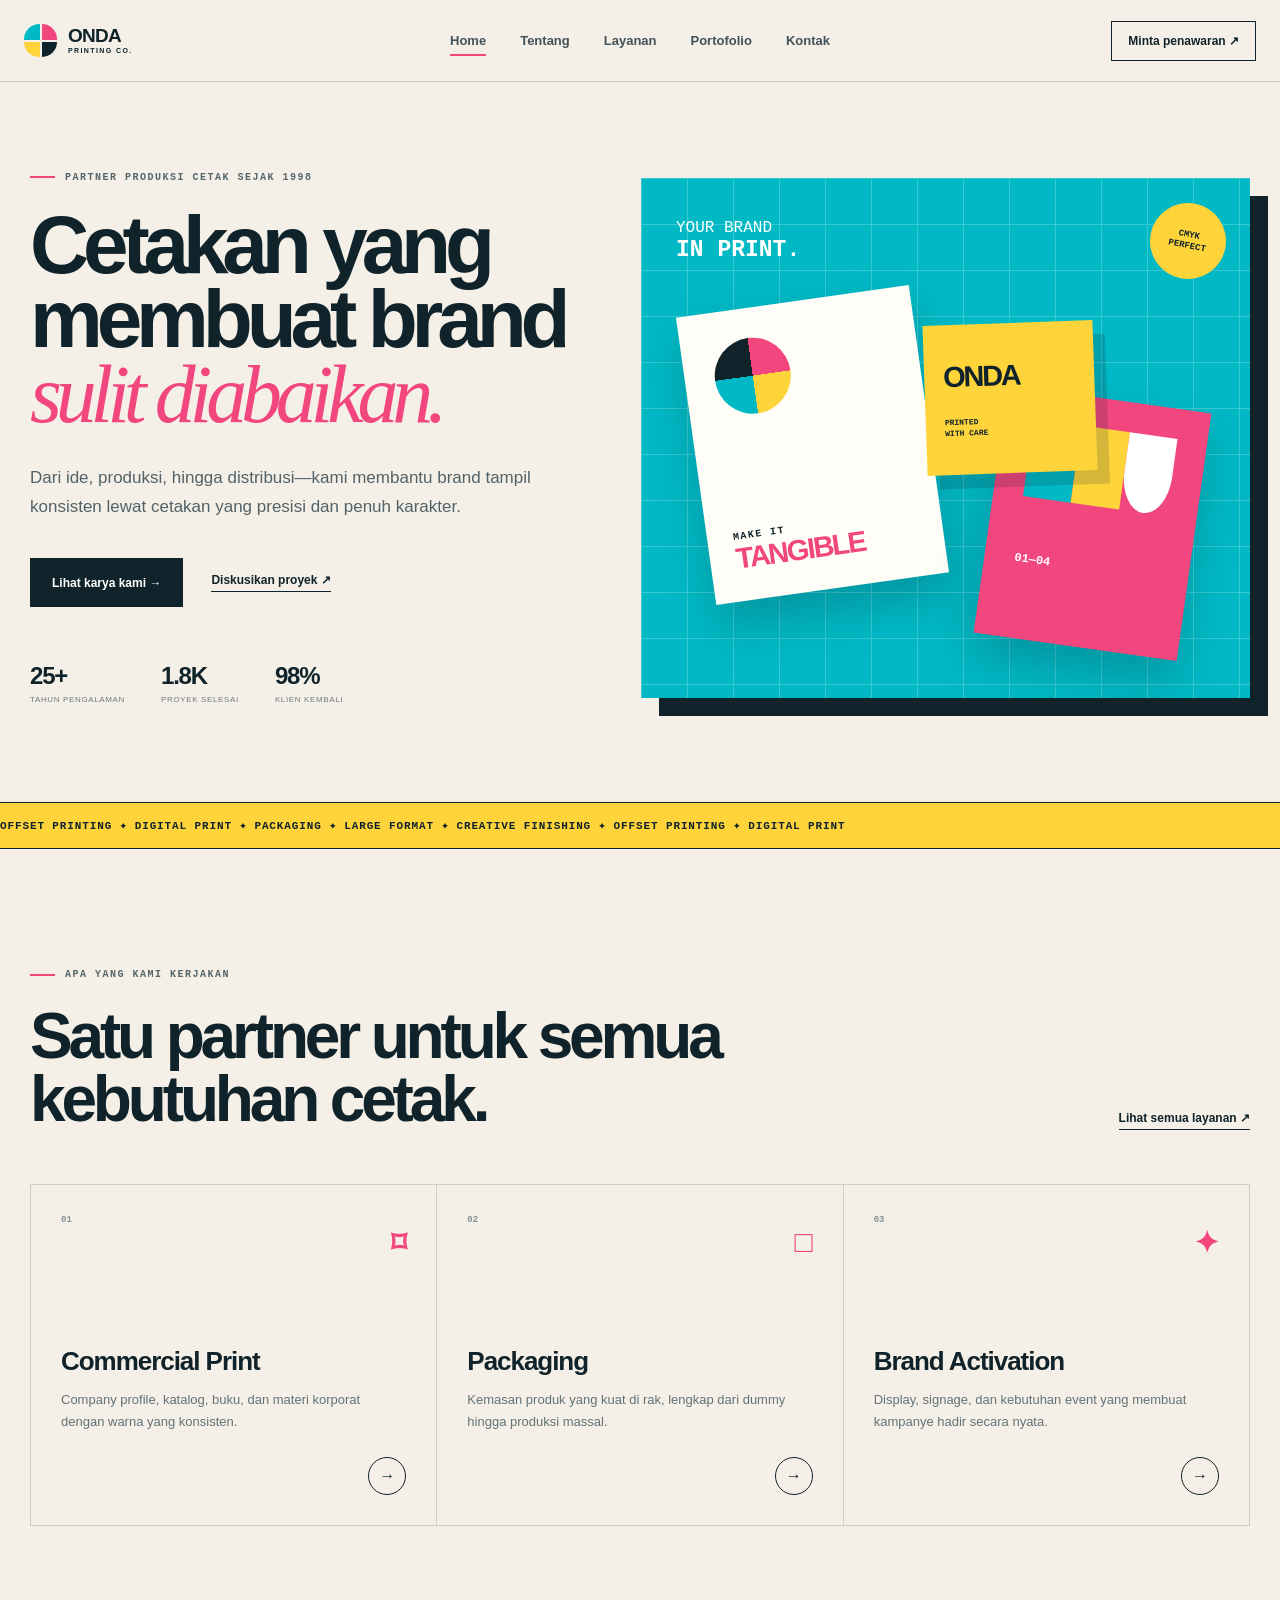
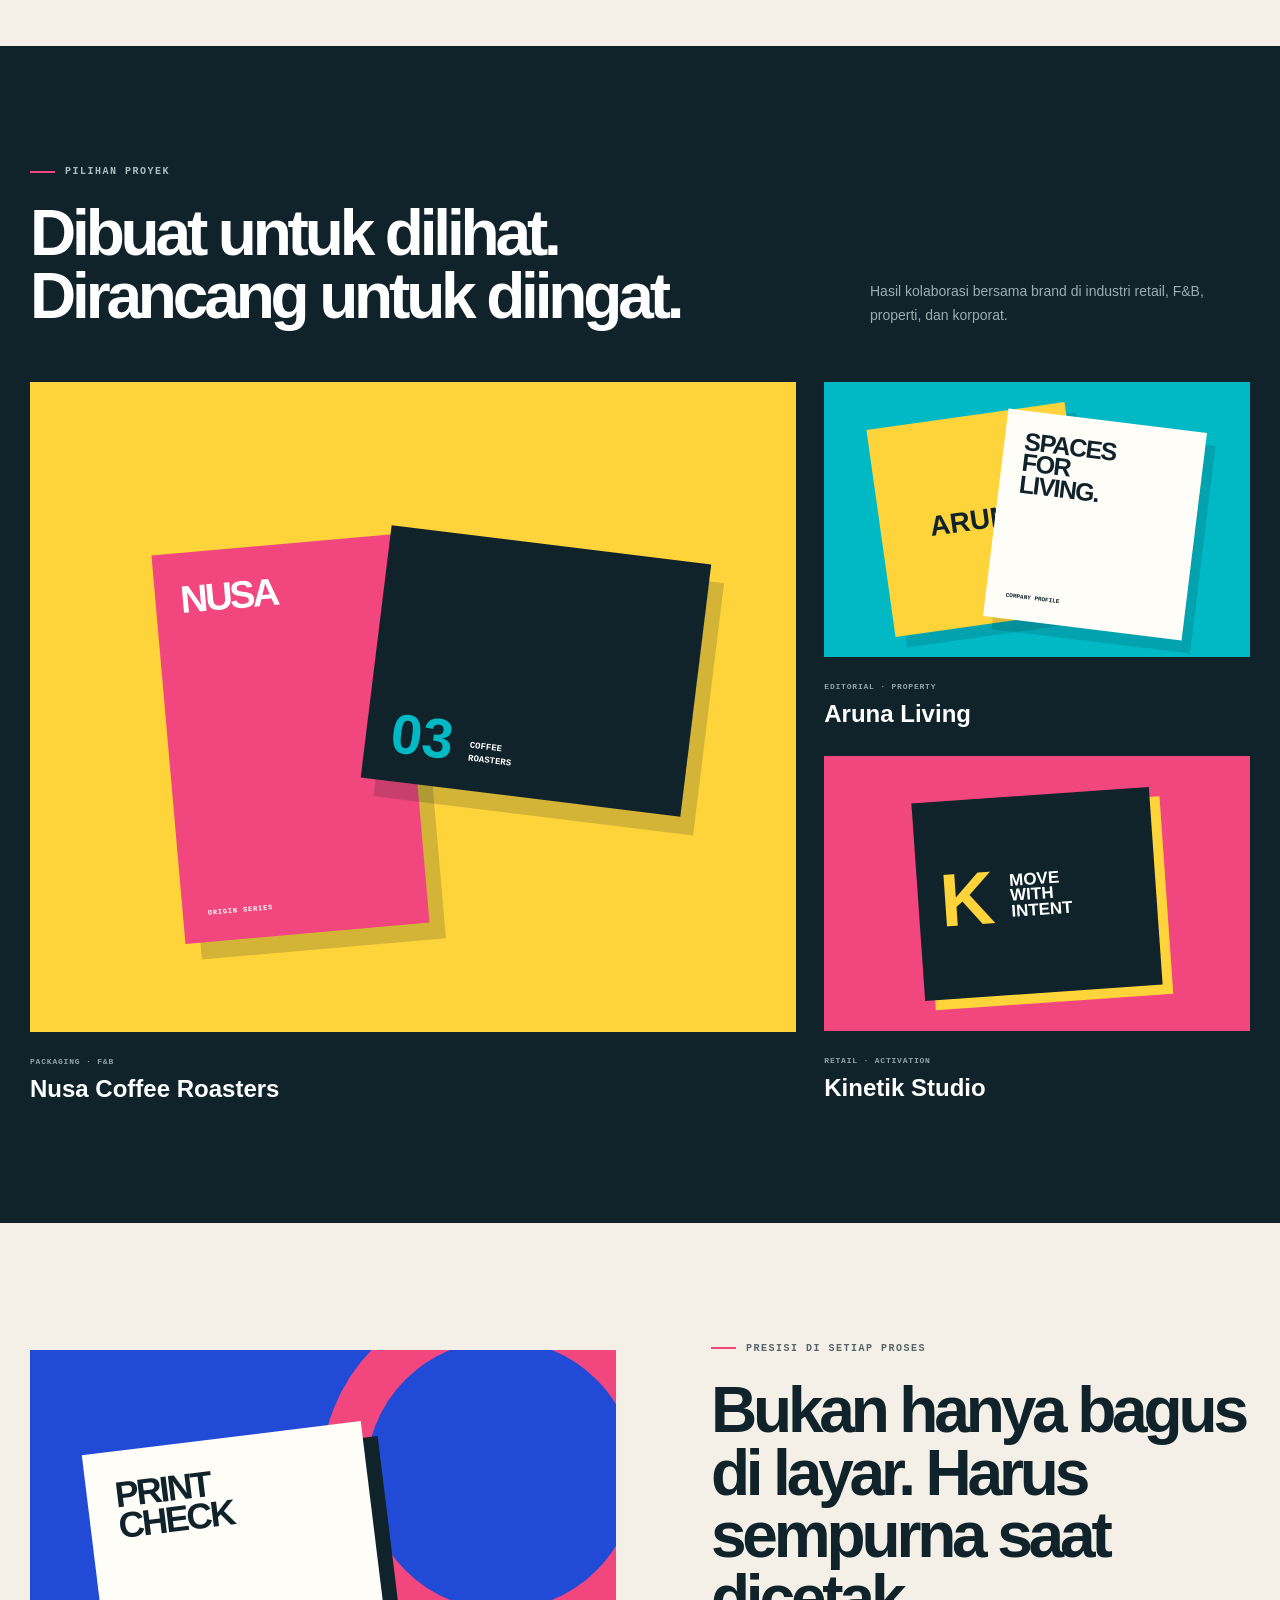
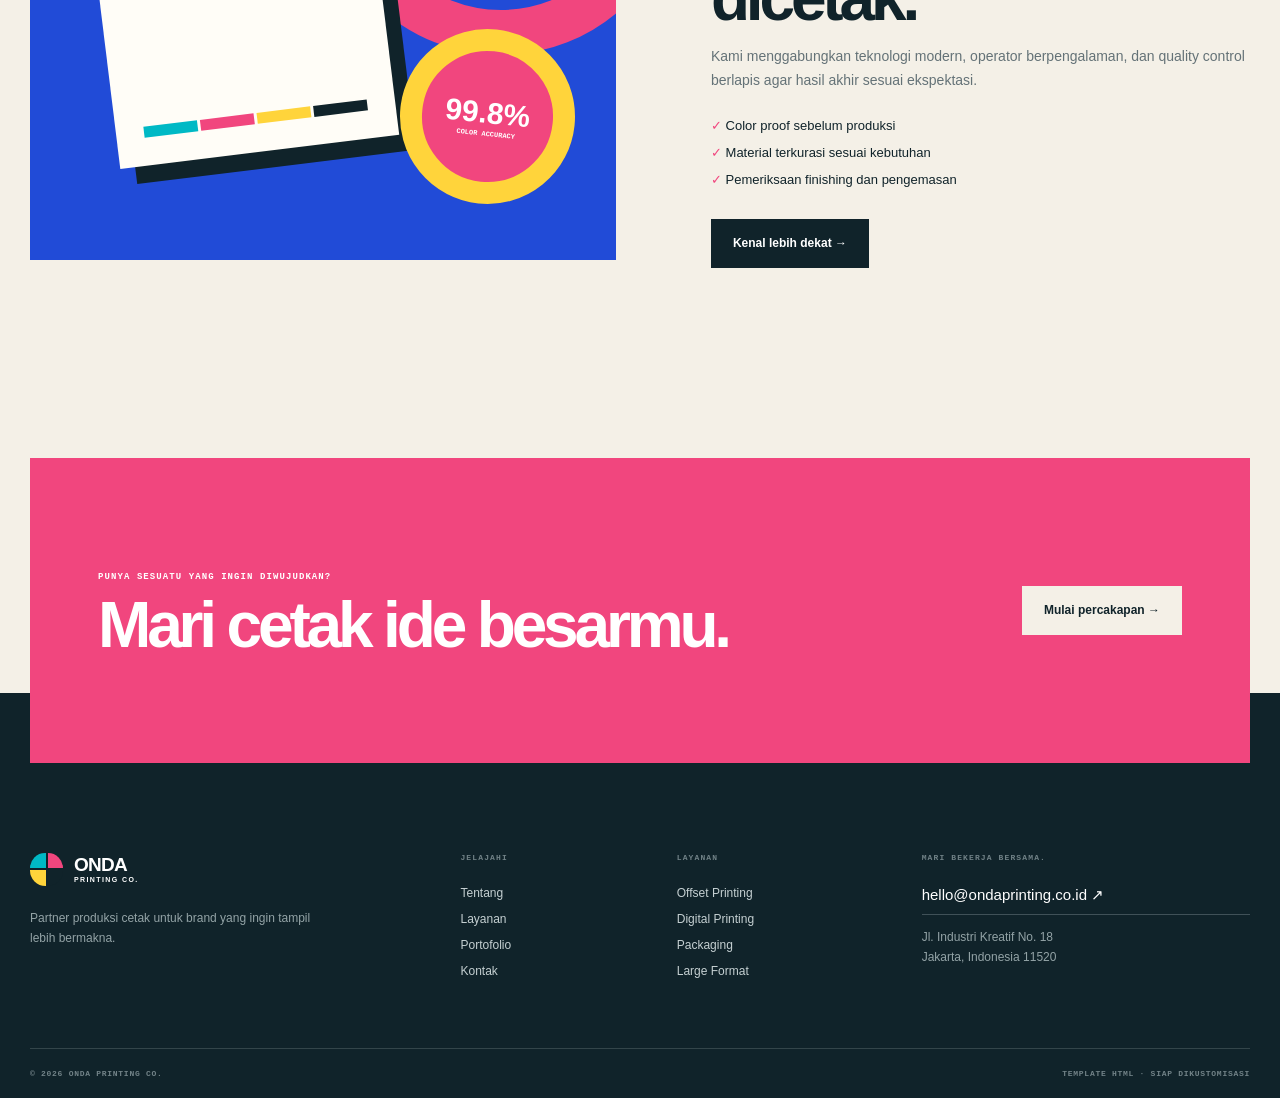
<file: index.html>
<!doctype html>
<html lang="id">
<head>
  <meta charset="UTF-8">
  <meta name="viewport" content="width=device-width, initial-scale=1.0">
  <meta name="description" content="Onda Printing — partner produksi cetak, packaging, dan brand activation.">
  <meta property="og:title" content="Onda Printing — Partner Produksi Cetak">
  <meta property="og:description" content="Cetakan yang membuat brand sulit diabaikan.">
  <meta property="og:image" content="assets/og-onda.png">
  <title>Onda Printing — Partner Produksi Cetak</title>
  <link rel="stylesheet" href="assets/style.css">
  <script src="assets/script.js" defer></script>
</head>
<body>
  <header class="site-header">
    <div class="header-inner">
      <a class="logo" href="index.html" aria-label="Onda Printing home"><span class="logo-mark"><i></i><i></i><i></i><i></i></span><span>ONDA<small>PRINTING CO.</small></span></a>
      <button class="menu-toggle" type="button" aria-label="Buka menu" aria-expanded="false">☰</button>
      <nav class="site-nav" aria-label="Navigasi utama">
        <a class="active" href="index.html">Home</a><a href="about.html">Tentang</a><a href="services.html">Layanan</a><a href="portfolio.html">Portofolio</a><a href="contact.html">Kontak</a>
      </nav>
      <a class="header-cta" href="contact.html">Minta penawaran ↗</a>
    </div>
  </header>

  <main>
    <section class="hero shell">
      <div class="hero-copy">
        <p class="eyebrow"><span></span> Partner produksi cetak sejak 1998</p>
        <h1>Cetakan yang membuat brand <em>sulit diabaikan.</em></h1>
        <p class="lead">Dari ide, produksi, hingga distribusi—kami membantu brand tampil konsisten lewat cetakan yang presisi dan penuh karakter.</p>
        <div class="hero-actions"><a class="button dark" href="portfolio.html">Lihat karya kami →</a><a class="text-link" href="contact.html">Diskusikan proyek ↗</a></div>
        <div class="stats"><div><strong>25+</strong><span>Tahun pengalaman</span></div><div><strong>1.8K</strong><span>Proyek selesai</span></div><div><strong>98%</strong><span>Klien kembali</span></div></div>
      </div>
      <div class="print-collage" aria-label="Ilustrasi hasil cetak premium">
        <div class="badge">CMYK<br>PERFECT</div><div class="art-note">YOUR BRAND<br><b>IN PRINT.</b></div>
        <div class="sheet sheet-a"><span>MAKE IT</span><b>TANGIBLE</b></div>
        <div class="sheet sheet-b"><i></i><i></i><i></i><small>01—04</small></div>
        <div class="box"><b>ONDA</b><small>PRINTED<br>WITH CARE</small></div>
      </div>
    </section>
    <div class="ticker"><span>OFFSET PRINTING ✦ DIGITAL PRINT ✦ PACKAGING ✦ LARGE FORMAT ✦ CREATIVE FINISHING ✦ OFFSET PRINTING ✦ DIGITAL PRINT</span></div>
    <section class="section shell">
      <div class="section-head"><div><p class="eyebrow"><span></span> Apa yang kami kerjakan</p><h2>Satu partner untuk semua kebutuhan cetak.</h2></div><a class="text-link" href="services.html">Lihat semua layanan ↗</a></div>
      <div class="service-grid">
        <article><span>01</span><b>⌑</b><h3>Commercial Print</h3><p>Company profile, katalog, buku, dan materi korporat dengan warna yang konsisten.</p><a href="services.html" aria-label="Commercial Print">→</a></article>
        <article><span>02</span><b>□</b><h3>Packaging</h3><p>Kemasan produk yang kuat di rak, lengkap dari dummy hingga produksi massal.</p><a href="services.html" aria-label="Packaging">→</a></article>
        <article><span>03</span><b>✦</b><h3>Brand Activation</h3><p>Display, signage, dan kebutuhan event yang membuat kampanye hadir secara nyata.</p><a href="services.html" aria-label="Brand Activation">→</a></article>
      </div>
    </section>
    <section class="project-section section">
      <div class="shell"><div class="section-head light"><div><p class="eyebrow"><span></span> Pilihan proyek</p><h2>Dibuat untuk dilihat.<br>Dirancang untuk diingat.</h2></div><p>Hasil kolaborasi bersama brand di industri retail, F&amp;B, properti, dan korporat.</p></div>
        <div class="home-projects">
          <a class="home-project large" href="portfolio.html"><div class="art packaging"><div class="pack-one">NUSA<small>ORIGIN SERIES</small></div><div class="pack-two"><b>03</b><span>COFFEE<br>ROASTERS</span></div></div><small>Packaging · F&amp;B</small><h3>Nusa Coffee Roasters</h3></a>
          <a class="home-project" href="portfolio.html"><div class="art editorial"><div>ARUNA</div><div><b>SPACES<br>FOR<br>LIVING.</b><small>COMPANY PROFILE</small></div></div><small>Editorial · Property</small><h3>Aruna Living</h3></a>
          <a class="home-project" href="portfolio.html"><div class="art retail"><div><b>K</b><span>MOVE<br>WITH<br>INTENT</span></div></div><small>Retail · Activation</small><h3>Kinetik Studio</h3></a>
        </div>
      </div>
    </section>
    <section class="quality section shell"><div class="quality-art"><div class="qc-card"><b>PRINT<br>CHECK</b><span><i></i><i></i><i></i><i></i></span></div><div class="qc-seal">99.8%<small>COLOR ACCURACY</small></div></div><div><p class="eyebrow"><span></span> Presisi di setiap proses</p><h2>Bukan hanya bagus di layar. Harus sempurna saat dicetak.</h2><p>Kami menggabungkan teknologi modern, operator berpengalaman, dan quality control berlapis agar hasil akhir sesuai ekspektasi.</p><ul><li>✓ Color proof sebelum produksi</li><li>✓ Material terkurasi sesuai kebutuhan</li><li>✓ Pemeriksaan finishing dan pengemasan</li></ul><a class="button dark" href="about.html">Kenal lebih dekat →</a></div></section>
    <section class="cta shell"><div><small>Punya sesuatu yang ingin diwujudkan?</small><h2>Mari cetak ide besarmu.</h2></div><a class="button cream" href="contact.html">Mulai percakapan →</a></section>
  </main>
  <footer class="footer"><div class="shell footer-grid"><div><a class="logo footer-logo" href="index.html"><span class="logo-mark"><i></i><i></i><i></i><i></i></span><span>ONDA<small>PRINTING CO.</small></span></a><p>Partner produksi cetak untuk brand yang ingin tampil lebih bermakna.</p></div><div><h3>Jelajahi</h3><a href="about.html">Tentang</a><a href="services.html">Layanan</a><a href="portfolio.html">Portofolio</a><a href="contact.html">Kontak</a></div><div><h3>Layanan</h3><a href="services.html">Offset Printing</a><a href="services.html">Digital Printing</a><a href="services.html">Packaging</a><a href="services.html">Large Format</a></div><div><h3>Mari bekerja bersama.</h3><a class="footer-email" href="mailto:hello@ondaprinting.co.id">hello@ondaprinting.co.id ↗</a><p>Jl. Industri Kreatif No. 18<br>Jakarta, Indonesia 11520</p></div></div><div class="shell copyright"><span>© <b data-year>2026</b> Onda Printing Co.</span><span>Template HTML · Siap dikustomisasi</span></div></footer>
</body>
</html>
</file>
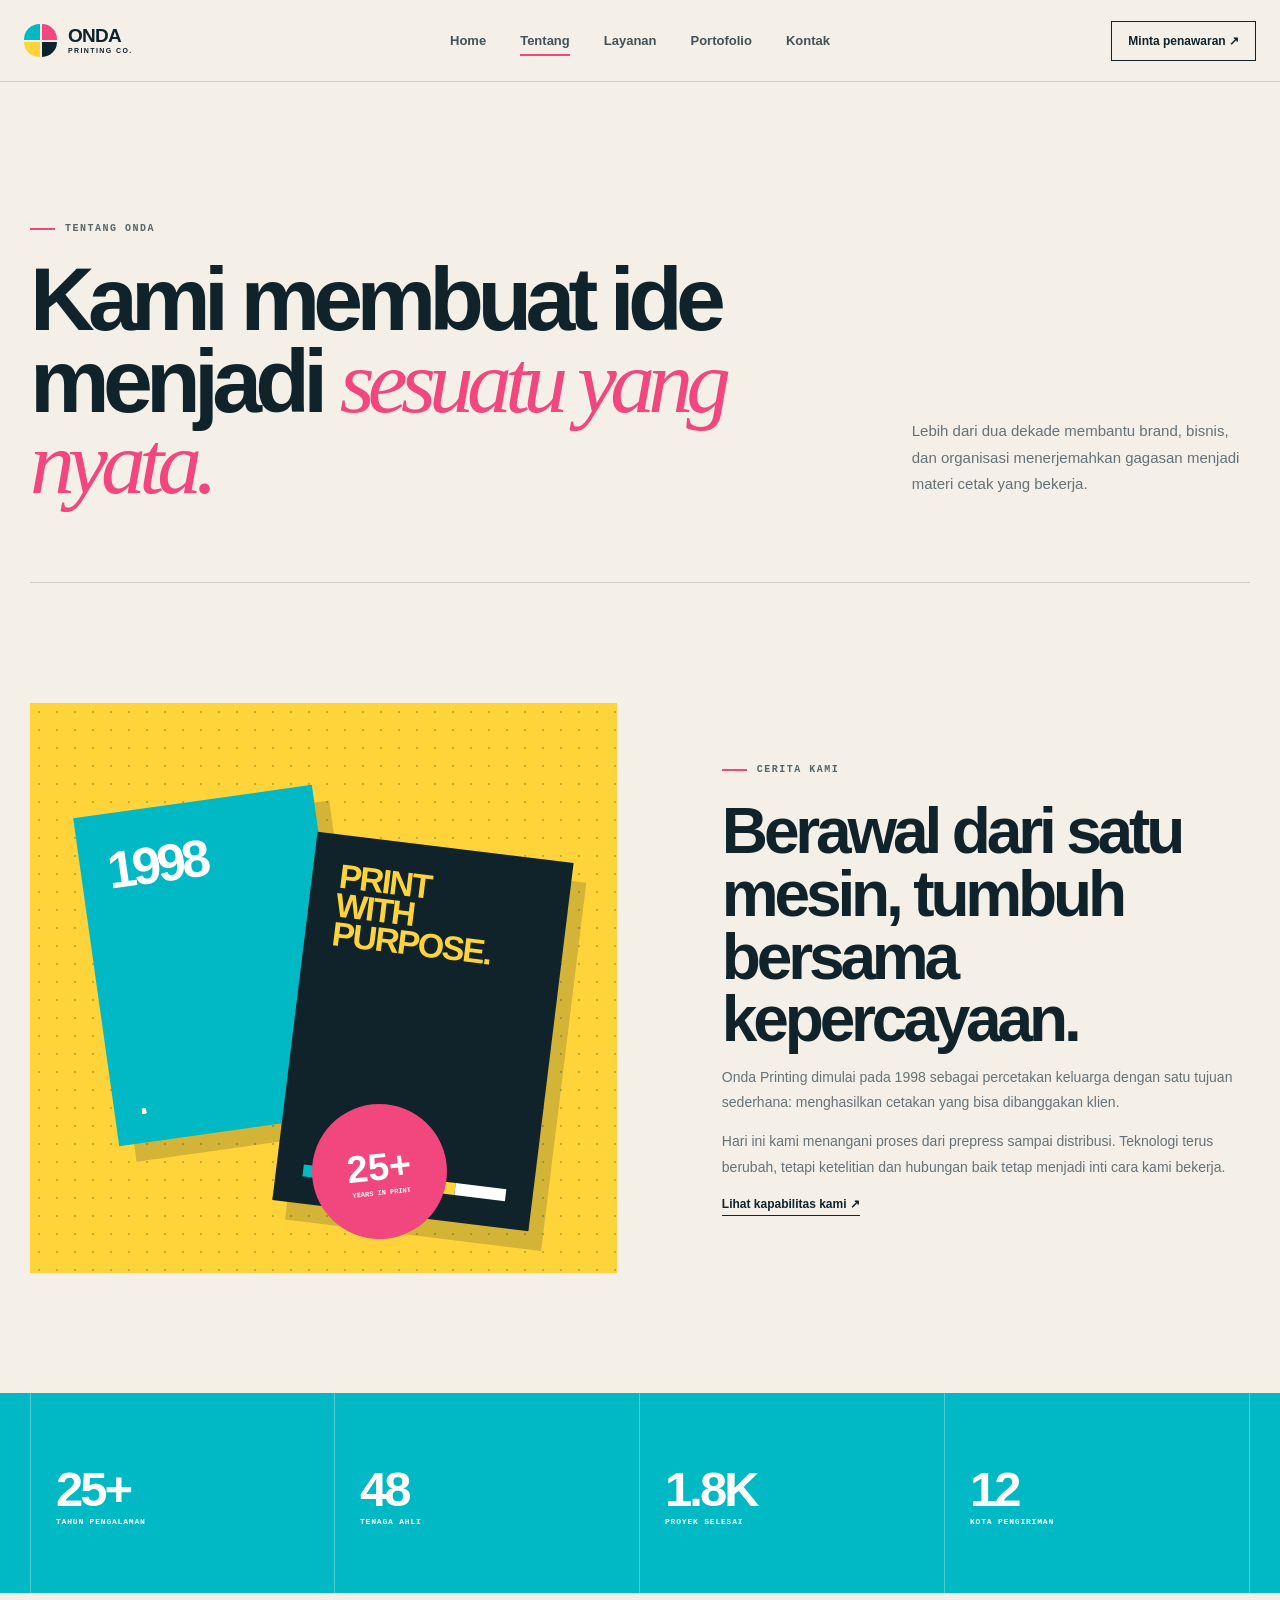
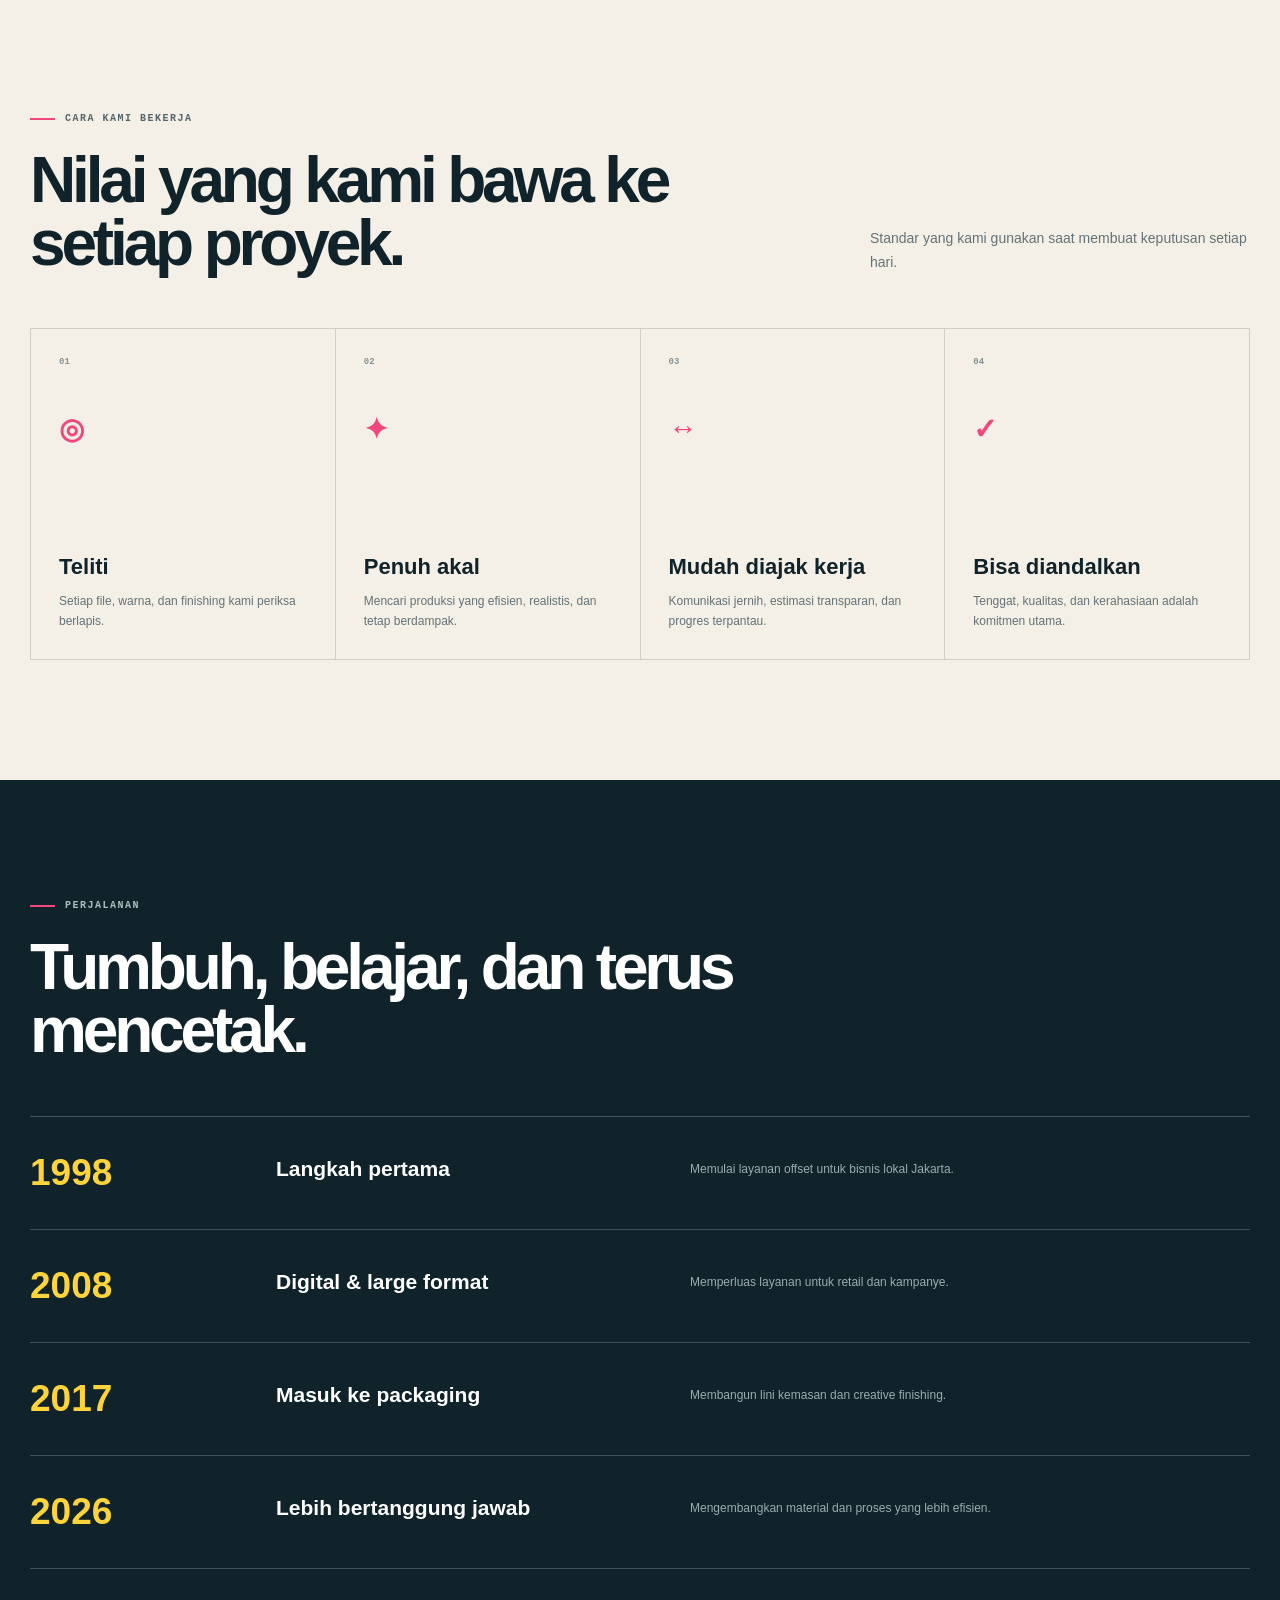
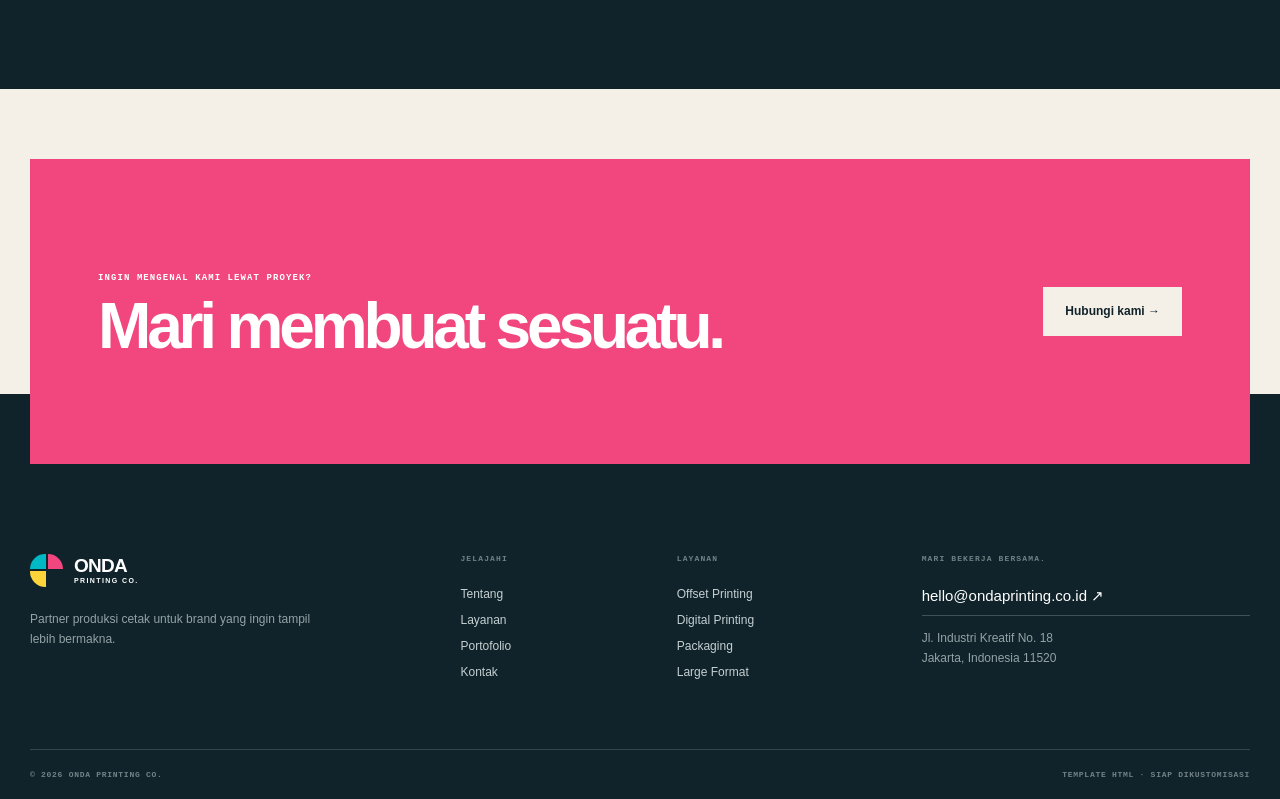
<file: about.html>
<!doctype html>
<html lang="id"><head><meta charset="UTF-8"><meta name="viewport" content="width=device-width,initial-scale=1"><meta name="description" content="Cerita, nilai, dan perjalanan Onda Printing."><title>Tentang Kami — Onda Printing</title><link rel="stylesheet" href="assets/style.css"><script src="assets/script.js" defer></script></head>
<body><header class="site-header"><div class="header-inner"><a class="logo" href="index.html"><span class="logo-mark"><i></i><i></i><i></i><i></i></span><span>ONDA<small>PRINTING CO.</small></span></a><button class="menu-toggle" type="button" aria-label="Buka menu" aria-expanded="false">☰</button><nav class="site-nav"><a href="index.html">Home</a><a class="active" href="about.html">Tentang</a><a href="services.html">Layanan</a><a href="portfolio.html">Portofolio</a><a href="contact.html">Kontak</a></nav><a class="header-cta" href="contact.html">Minta penawaran ↗</a></div></header>
<main><section class="page-hero shell"><div><p class="eyebrow"><span></span> Tentang Onda</p><h1>Kami membuat ide menjadi <em>sesuatu yang nyata.</em></h1></div><p>Lebih dari dua dekade membantu brand, bisnis, dan organisasi menerjemahkan gagasan menjadi materi cetak yang bekerja.</p></section>
<section class="story section shell"><div class="story-art"><div class="year-sheet">1998<small>JAKARTA / INDONESIA</small></div><div class="purpose-sheet"><b>PRINT<br>WITH<br>PURPOSE.</b><span><i></i><i></i><i></i><i></i></span></div><div class="story-seal">25+<small>YEARS IN PRINT</small></div></div><div><p class="eyebrow"><span></span> Cerita kami</p><h2>Berawal dari satu mesin, tumbuh bersama kepercayaan.</h2><p>Onda Printing dimulai pada 1998 sebagai percetakan keluarga dengan satu tujuan sederhana: menghasilkan cetakan yang bisa dibanggakan klien.</p><p>Hari ini kami menangani proses dari prepress sampai distribusi. Teknologi terus berubah, tetapi ketelitian dan hubungan baik tetap menjadi inti cara kami bekerja.</p><a class="text-link" href="services.html">Lihat kapabilitas kami ↗</a></div></section>
<section class="number-band"><div class="shell"><div><strong>25+</strong><span>Tahun pengalaman</span></div><div><strong>48</strong><span>Tenaga ahli</span></div><div><strong>1.8K</strong><span>Proyek selesai</span></div><div><strong>12</strong><span>Kota pengiriman</span></div></div></section>
<section class="section shell"><div class="section-head"><div><p class="eyebrow"><span></span> Cara kami bekerja</p><h2>Nilai yang kami bawa ke setiap proyek.</h2></div><p>Standar yang kami gunakan saat membuat keputusan setiap hari.</p></div><div class="value-grid"><article><span>01</span><b>◎</b><h3>Teliti</h3><p>Setiap file, warna, dan finishing kami periksa berlapis.</p></article><article><span>02</span><b>✦</b><h3>Penuh akal</h3><p>Mencari produksi yang efisien, realistis, dan tetap berdampak.</p></article><article><span>03</span><b>↔</b><h3>Mudah diajak kerja</h3><p>Komunikasi jernih, estimasi transparan, dan progres terpantau.</p></article><article><span>04</span><b>✓</b><h3>Bisa diandalkan</h3><p>Tenggat, kualitas, dan kerahasiaan adalah komitmen utama.</p></article></div></section>
<section class="timeline-section section"><div class="shell"><div class="section-head light"><div><p class="eyebrow"><span></span> Perjalanan</p><h2>Tumbuh, belajar, dan terus mencetak.</h2></div></div><div class="timeline"><article><strong>1998</strong><h3>Langkah pertama</h3><p>Memulai layanan offset untuk bisnis lokal Jakarta.</p></article><article><strong>2008</strong><h3>Digital &amp; large format</h3><p>Memperluas layanan untuk retail dan kampanye.</p></article><article><strong>2017</strong><h3>Masuk ke packaging</h3><p>Membangun lini kemasan dan creative finishing.</p></article><article><strong>2026</strong><h3>Lebih bertanggung jawab</h3><p>Mengembangkan material dan proses yang lebih efisien.</p></article></div></div></section>
<section class="cta shell"><div><small>Ingin mengenal kami lewat proyek?</small><h2>Mari membuat sesuatu.</h2></div><a class="button cream" href="contact.html">Hubungi kami →</a></section></main>
<footer class="footer"><div class="shell footer-grid"><div><a class="logo footer-logo" href="index.html"><span class="logo-mark"><i></i><i></i><i></i><i></i></span><span>ONDA<small>PRINTING CO.</small></span></a><p>Partner produksi cetak untuk brand yang ingin tampil lebih bermakna.</p></div><div><h3>Jelajahi</h3><a href="about.html">Tentang</a><a href="services.html">Layanan</a><a href="portfolio.html">Portofolio</a><a href="contact.html">Kontak</a></div><div><h3>Layanan</h3><a href="services.html">Offset Printing</a><a href="services.html">Digital Printing</a><a href="services.html">Packaging</a><a href="services.html">Large Format</a></div><div><h3>Mari bekerja bersama.</h3><a class="footer-email" href="mailto:hello@ondaprinting.co.id">hello@ondaprinting.co.id ↗</a><p>Jl. Industri Kreatif No. 18<br>Jakarta, Indonesia 11520</p></div></div><div class="shell copyright"><span>© <b data-year>2026</b> Onda Printing Co.</span><span>Template HTML · Siap dikustomisasi</span></div></footer></body></html>
</file>
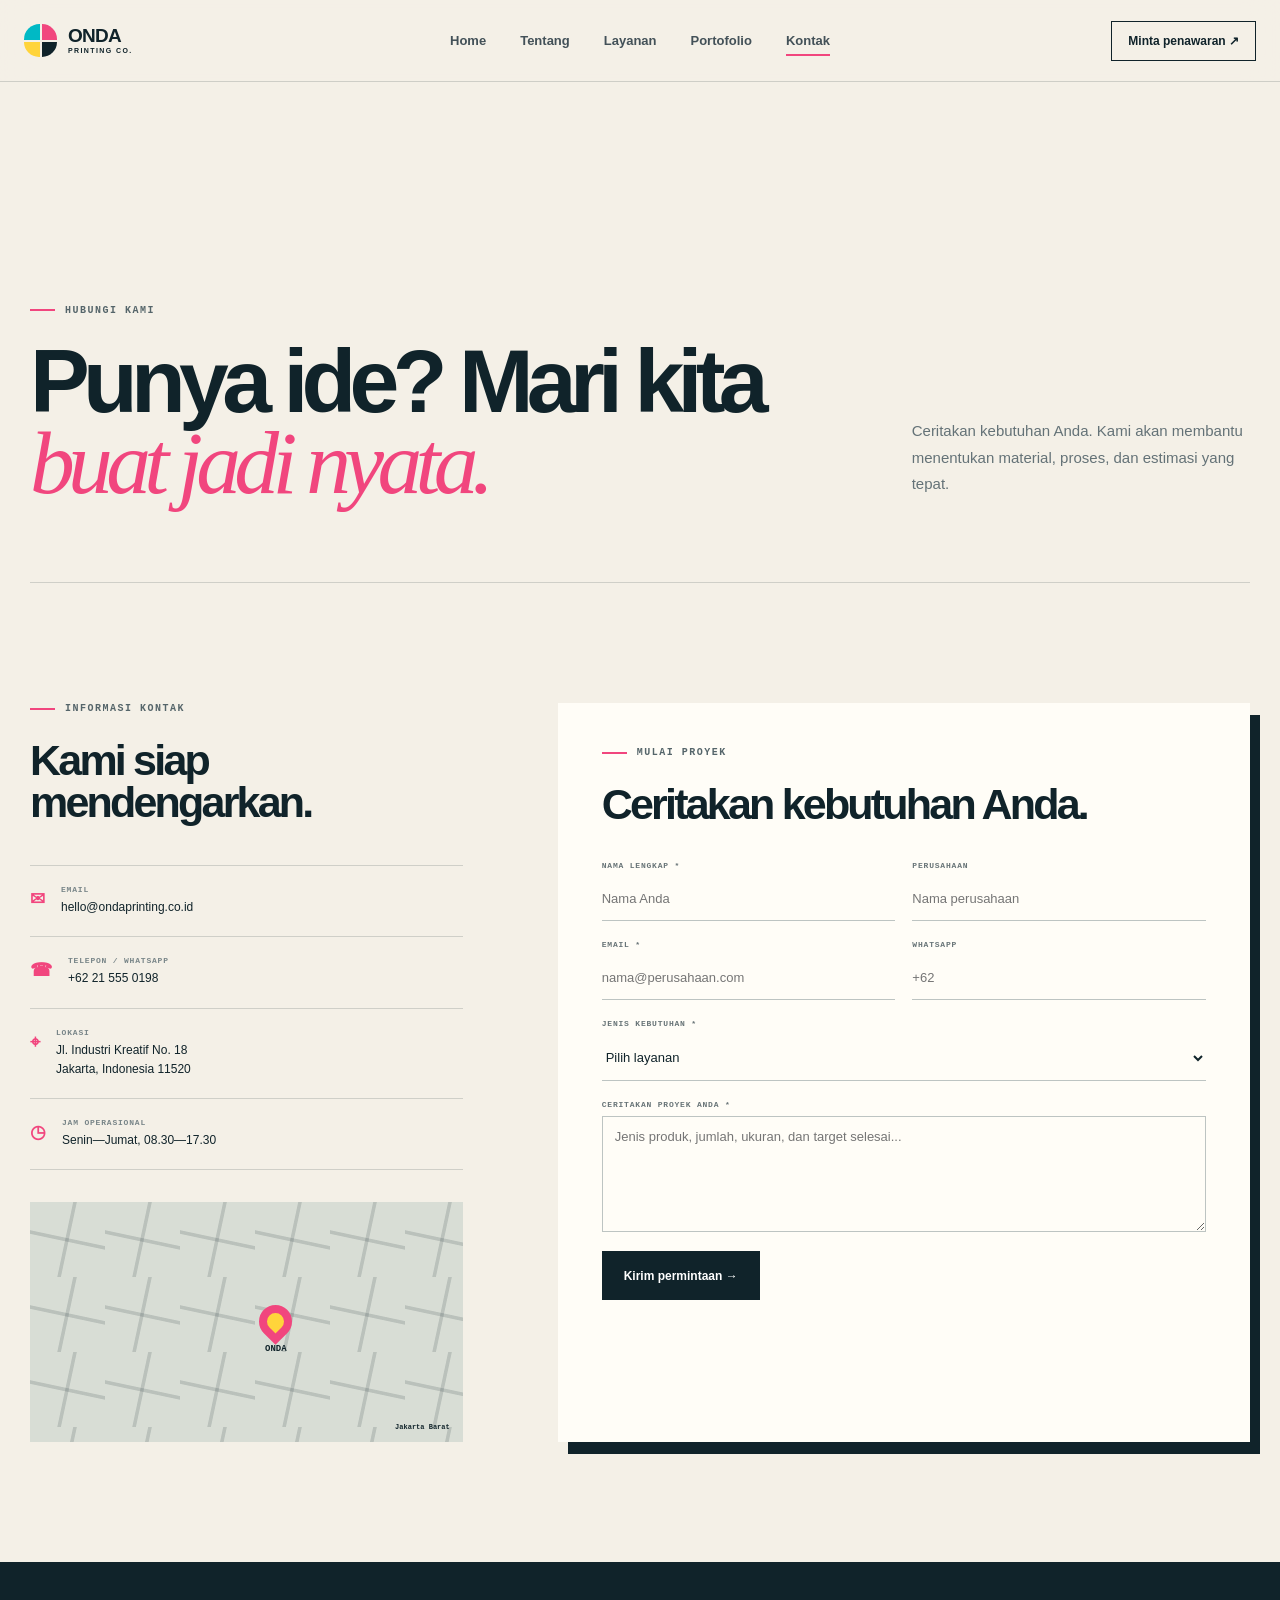
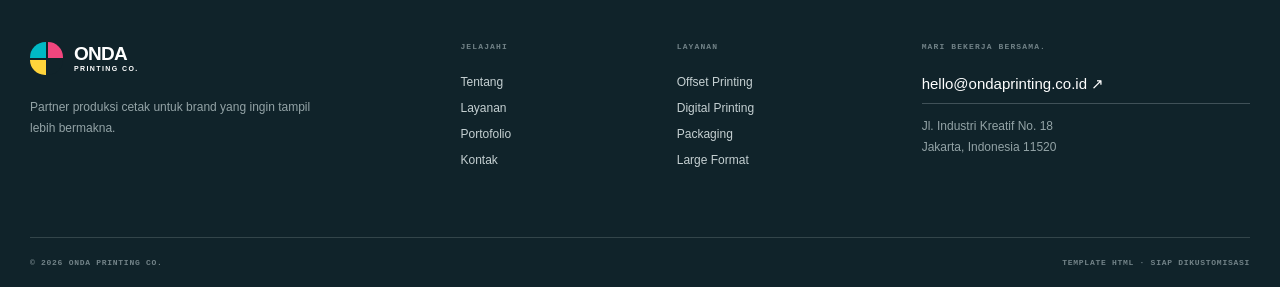
<file: contact.html>
<!doctype html>
<html lang="id"><head><meta charset="UTF-8"><meta name="viewport" content="width=device-width,initial-scale=1"><meta name="description" content="Hubungi Onda Printing untuk konsultasi dan estimasi proyek cetak."><title>Kontak — Onda Printing</title><link rel="stylesheet" href="assets/style.css"><script src="assets/script.js" defer></script></head>
<body><header class="site-header"><div class="header-inner"><a class="logo" href="index.html"><span class="logo-mark"><i></i><i></i><i></i><i></i></span><span>ONDA<small>PRINTING CO.</small></span></a><button class="menu-toggle" type="button" aria-label="Buka menu" aria-expanded="false">☰</button><nav class="site-nav"><a href="index.html">Home</a><a href="about.html">Tentang</a><a href="services.html">Layanan</a><a href="portfolio.html">Portofolio</a><a class="active" href="contact.html">Kontak</a></nav><a class="header-cta" href="contact.html">Minta penawaran ↗</a></div></header>
<main><section class="page-hero shell"><div><p class="eyebrow"><span></span> Hubungi kami</p><h1>Punya ide? Mari kita <em>buat jadi nyata.</em></h1></div><p>Ceritakan kebutuhan Anda. Kami akan membantu menentukan material, proses, dan estimasi yang tepat.</p></section>
<section class="section shell contact-layout"><div class="contact-info"><p class="eyebrow"><span></span> Informasi kontak</p><h2>Kami siap mendengarkan.</h2><div class="contact-list"><a href="mailto:hello@ondaprinting.co.id"><b>✉</b><span><small>Email</small>hello@ondaprinting.co.id</span></a><a href="tel:+62215550198"><b>☎</b><span><small>Telepon / WhatsApp</small>+62 21 555 0198</span></a><div><b>⌖</b><span><small>Lokasi</small>Jl. Industri Kreatif No. 18<br>Jakarta, Indonesia 11520</span></div><div><b>◷</b><span><small>Jam operasional</small>Senin—Jumat, 08.30—17.30</span></div></div><div class="map"><span><i></i><b>ONDA</b></span><small>Jakarta Barat</small></div></div>
<div class="form-wrap"><p class="eyebrow"><span></span> Mulai proyek</p><h2>Ceritakan kebutuhan Anda.</h2><form id="contact-form"><div class="form-row"><label><span>Nama lengkap *</span><input required name="name" placeholder="Nama Anda"></label><label><span>Perusahaan</span><input name="company" placeholder="Nama perusahaan"></label></div><div class="form-row"><label><span>Email *</span><input required type="email" name="email" placeholder="nama@perusahaan.com"></label><label><span>WhatsApp</span><input type="tel" name="phone" placeholder="+62"></label></div><label><span>Jenis kebutuhan *</span><select required name="service"><option value="">Pilih layanan</option><option>Offset Printing</option><option>Digital Printing</option><option>Packaging</option><option>Large Format</option><option>Brand Activation</option><option>Lainnya</option></select></label><label><span>Ceritakan proyek Anda *</span><textarea required name="message" rows="6" placeholder="Jenis produk, jumlah, ukuran, dan target selesai..."></textarea></label><button class="button dark" type="submit">Kirim permintaan →</button></form><div class="form-success" hidden><b>✓</b><p class="eyebrow"><span></span> Pesan diterima</p><h2>Terima kasih!</h2><p>Tim kami akan menghubungi Anda maksimal dalam satu hari kerja.</p><button type="button" data-reset-form>Kirim pesan lain</button></div></div></section></main>
<footer class="footer plain"><div class="shell footer-grid"><div><a class="logo footer-logo" href="index.html"><span class="logo-mark"><i></i><i></i><i></i><i></i></span><span>ONDA<small>PRINTING CO.</small></span></a><p>Partner produksi cetak untuk brand yang ingin tampil lebih bermakna.</p></div><div><h3>Jelajahi</h3><a href="about.html">Tentang</a><a href="services.html">Layanan</a><a href="portfolio.html">Portofolio</a><a href="contact.html">Kontak</a></div><div><h3>Layanan</h3><a href="services.html">Offset Printing</a><a href="services.html">Digital Printing</a><a href="services.html">Packaging</a><a href="services.html">Large Format</a></div><div><h3>Mari bekerja bersama.</h3><a class="footer-email" href="mailto:hello@ondaprinting.co.id">hello@ondaprinting.co.id ↗</a><p>Jl. Industri Kreatif No. 18<br>Jakarta, Indonesia 11520</p></div></div><div class="shell copyright"><span>© <b data-year>2026</b> Onda Printing Co.</span><span>Template HTML · Siap dikustomisasi</span></div></footer></body></html>
</file>
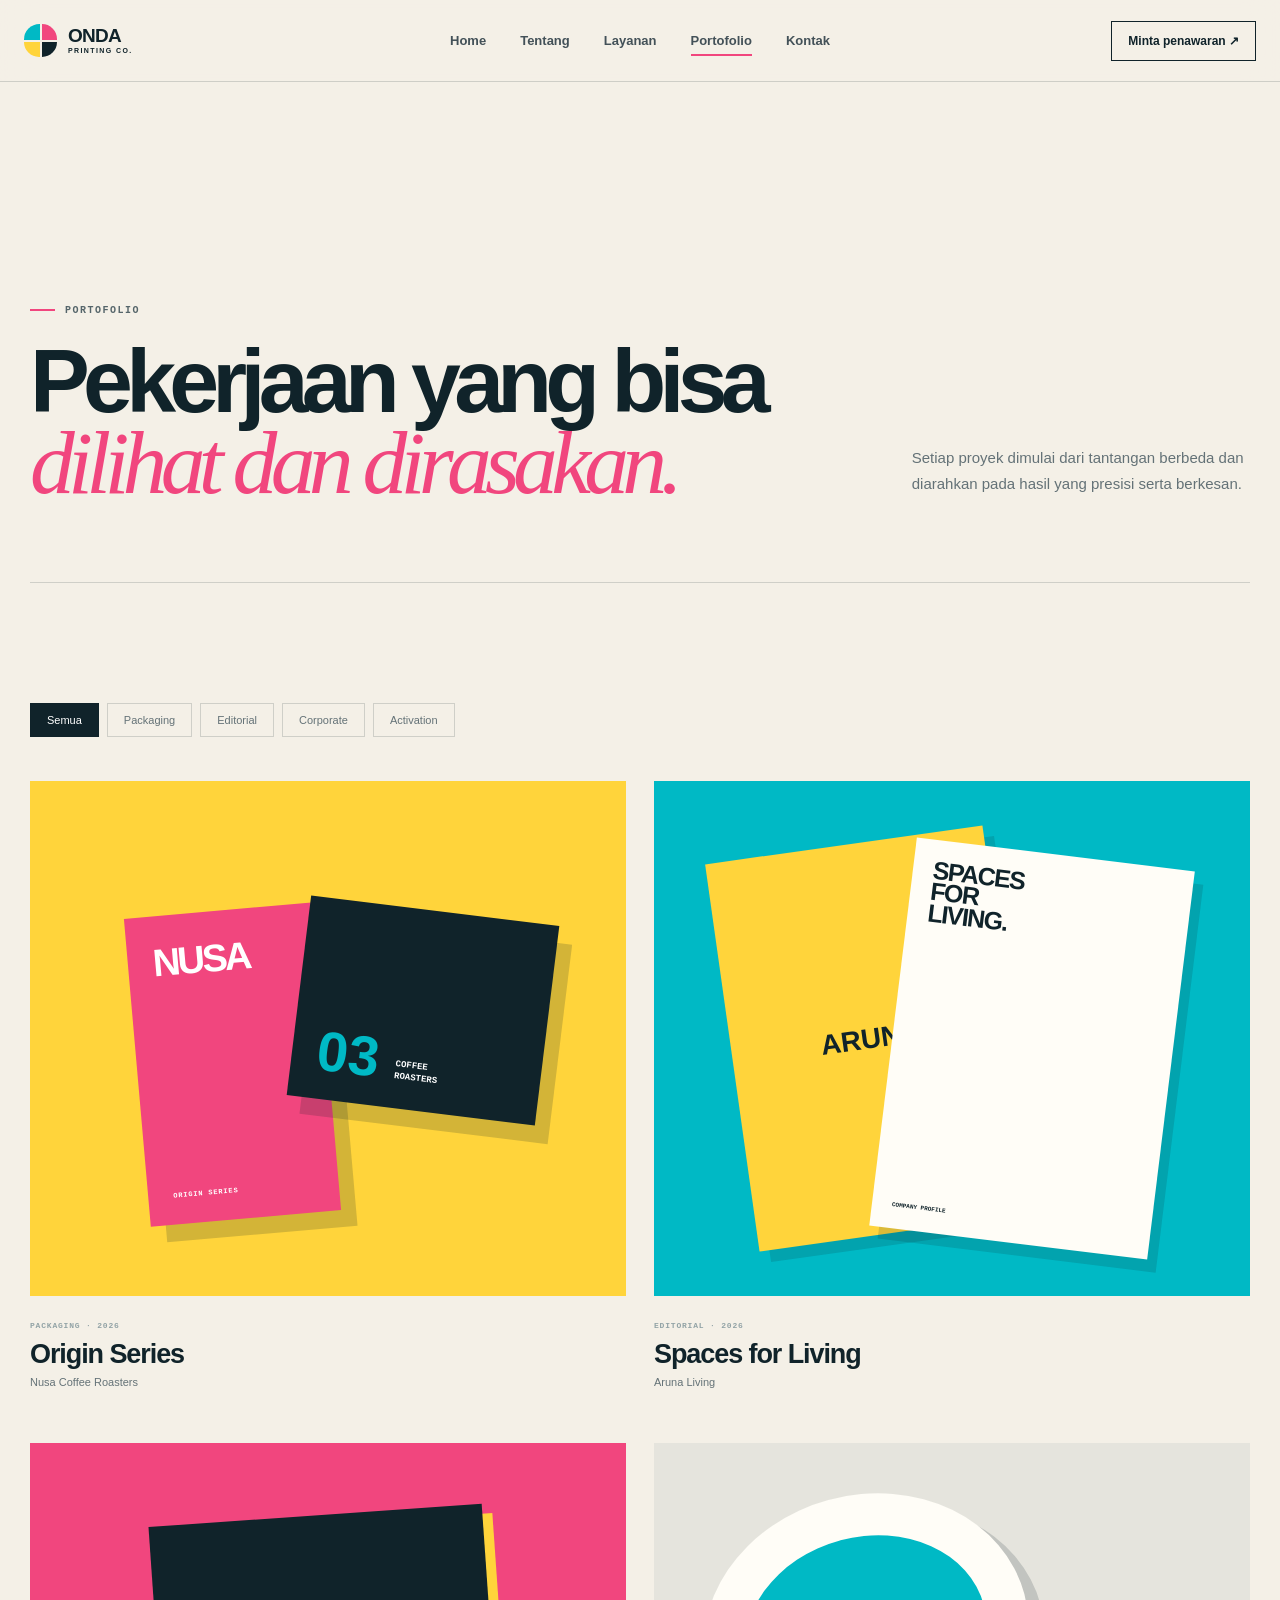
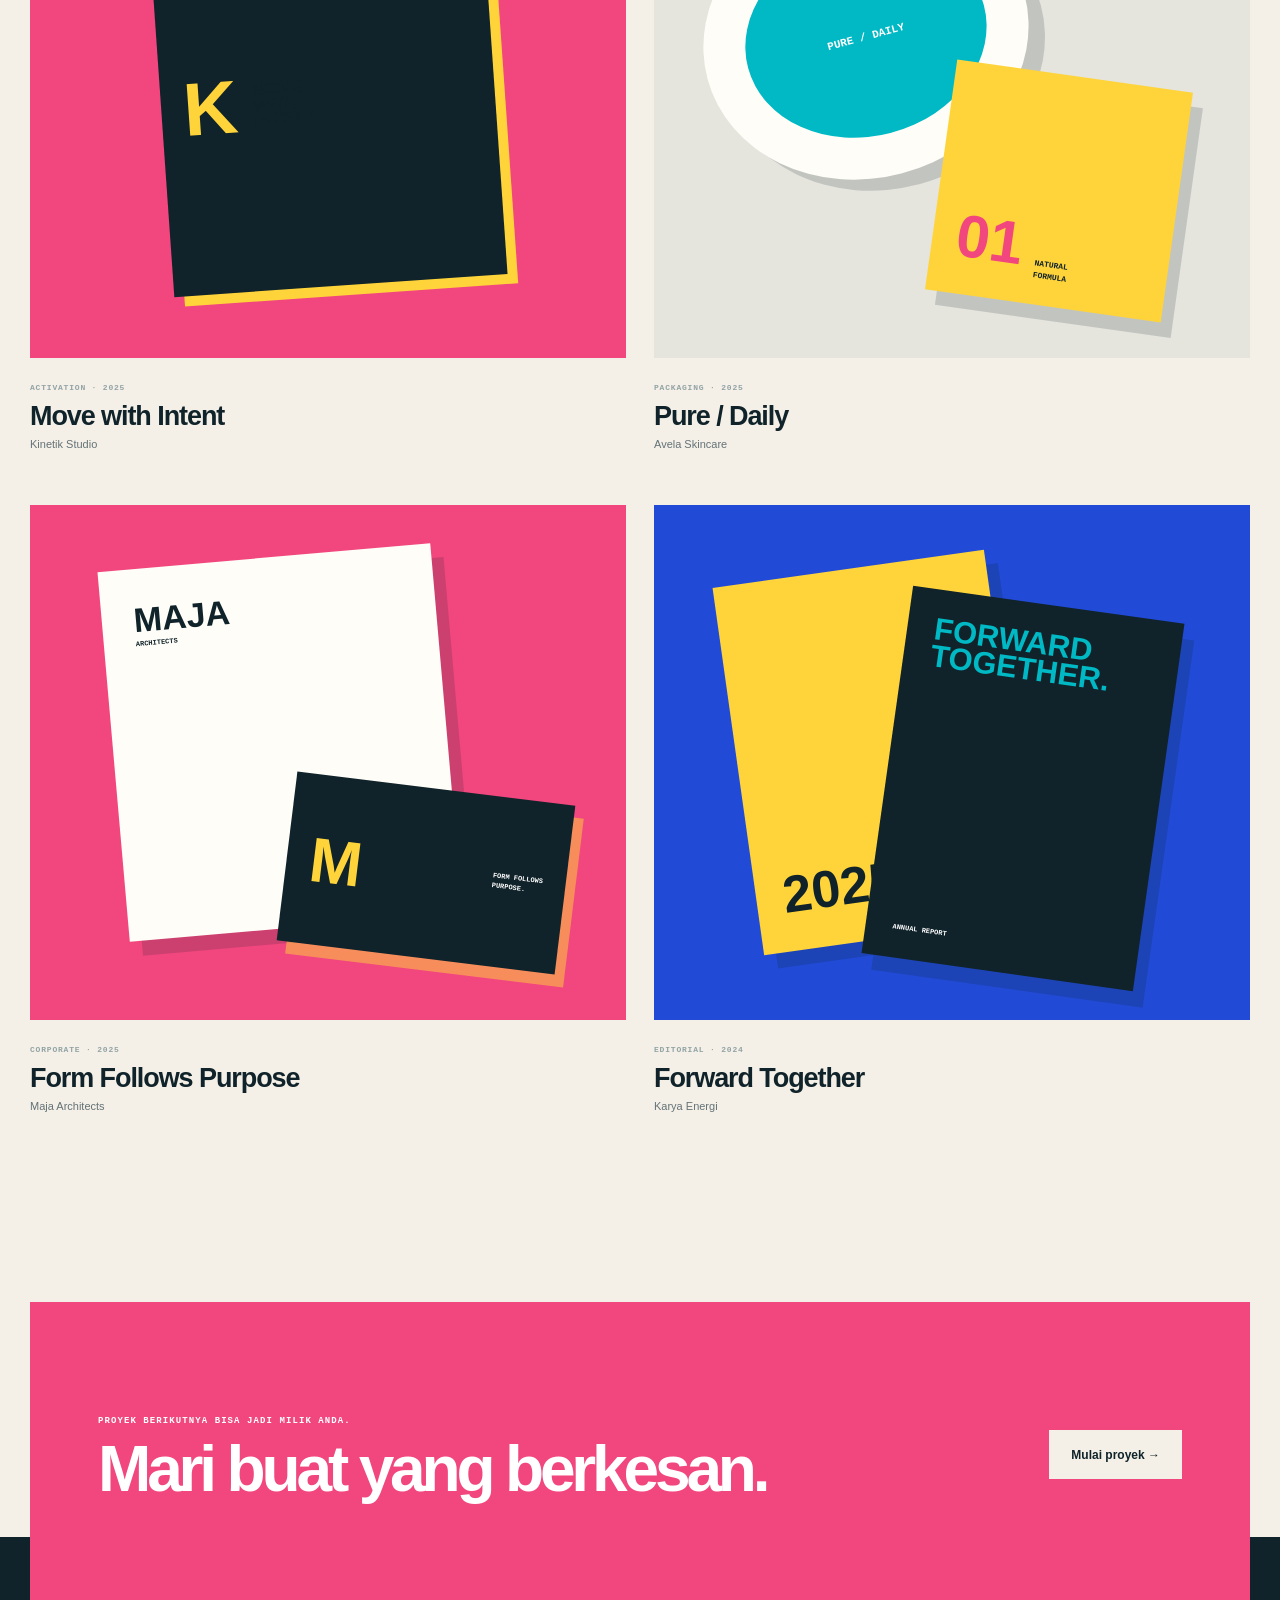
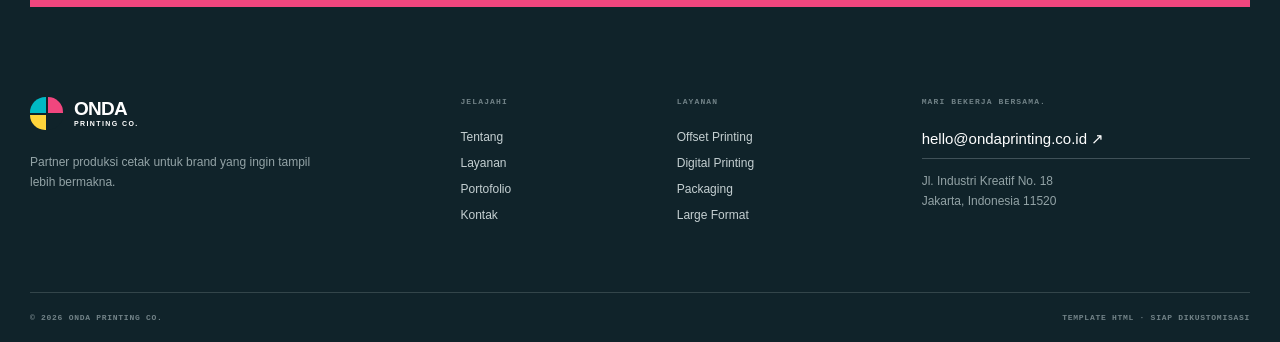
<file: portfolio.html>
<!doctype html>
<html lang="id"><head><meta charset="UTF-8"><meta name="viewport" content="width=device-width,initial-scale=1"><meta name="description" content="Portofolio packaging, editorial, dan brand activation Onda Printing."><title>Portofolio — Onda Printing</title><link rel="stylesheet" href="assets/style.css"><script src="assets/script.js" defer></script></head>
<body><header class="site-header"><div class="header-inner"><a class="logo" href="index.html"><span class="logo-mark"><i></i><i></i><i></i><i></i></span><span>ONDA<small>PRINTING CO.</small></span></a><button class="menu-toggle" type="button" aria-label="Buka menu" aria-expanded="false">☰</button><nav class="site-nav"><a href="index.html">Home</a><a href="about.html">Tentang</a><a href="services.html">Layanan</a><a class="active" href="portfolio.html">Portofolio</a><a href="contact.html">Kontak</a></nav><a class="header-cta" href="contact.html">Minta penawaran ↗</a></div></header>
<main><section class="page-hero shell"><div><p class="eyebrow"><span></span> Portofolio</p><h1>Pekerjaan yang bisa <em>dilihat dan dirasakan.</em></h1></div><p>Setiap proyek dimulai dari tantangan berbeda dan diarahkan pada hasil yang presisi serta berkesan.</p></section>
<section class="section shell portfolio-content"><div class="filters" aria-label="Filter portofolio"><button class="active" data-filter="all">Semua</button><button data-filter="packaging">Packaging</button><button data-filter="editorial">Editorial</button><button data-filter="corporate">Corporate</button><button data-filter="activation">Activation</button></div><div class="portfolio-grid">
  <article class="project-card" data-category="packaging"><div class="art packaging"><div class="pack-one">NUSA<small>ORIGIN SERIES</small></div><div class="pack-two"><b>03</b><span>COFFEE<br>ROASTERS</span></div></div><small>PACKAGING · 2026</small><h2>Origin Series</h2><p>Nusa Coffee Roasters</p></article>
  <article class="project-card" data-category="editorial"><div class="art editorial"><div>ARUNA</div><div><b>SPACES<br>FOR<br>LIVING.</b><small>COMPANY PROFILE</small></div></div><small>EDITORIAL · 2026</small><h2>Spaces for Living</h2><p>Aruna Living</p></article>
  <article class="project-card" data-category="activation"><div class="art retail"><div><b>K</b><span>MOVE<br>WITH<br>INTENT</span></div></div><small>ACTIVATION · 2025</small><h2>Move with Intent</h2><p>Kinetik Studio</p></article>
  <article class="project-card" data-category="packaging"><div class="art labels"><div class="roll">PURE / DAILY</div><div class="label-card"><b>01</b><span>NATURAL<br>FORMULA</span></div></div><small>PACKAGING · 2025</small><h2>Pure / Daily</h2><p>Avela Skincare</p></article>
  <article class="project-card" data-category="corporate"><div class="art stationery"><div class="letter"><b>MAJA</b><small>ARCHITECTS</small></div><div class="card">M<small>FORM FOLLOWS<br>PURPOSE.</small></div></div><small>CORPORATE · 2025</small><h2>Form Follows Purpose</h2><p>Maja Architects</p></article>
  <article class="project-card" data-category="editorial"><div class="art annual"><div>2025</div><div><b>FORWARD<br>TOGETHER.</b><small>ANNUAL REPORT</small></div></div><small>EDITORIAL · 2024</small><h2>Forward Together</h2><p>Karya Energi</p></article>
</div></section><section class="cta shell"><div><small>Proyek berikutnya bisa jadi milik Anda.</small><h2>Mari buat yang berkesan.</h2></div><a class="button cream" href="contact.html">Mulai proyek →</a></section></main>
<footer class="footer"><div class="shell footer-grid"><div><a class="logo footer-logo" href="index.html"><span class="logo-mark"><i></i><i></i><i></i><i></i></span><span>ONDA<small>PRINTING CO.</small></span></a><p>Partner produksi cetak untuk brand yang ingin tampil lebih bermakna.</p></div><div><h3>Jelajahi</h3><a href="about.html">Tentang</a><a href="services.html">Layanan</a><a href="portfolio.html">Portofolio</a><a href="contact.html">Kontak</a></div><div><h3>Layanan</h3><a href="services.html">Offset Printing</a><a href="services.html">Digital Printing</a><a href="services.html">Packaging</a><a href="services.html">Large Format</a></div><div><h3>Mari bekerja bersama.</h3><a class="footer-email" href="mailto:hello@ondaprinting.co.id">hello@ondaprinting.co.id ↗</a><p>Jl. Industri Kreatif No. 18<br>Jakarta, Indonesia 11520</p></div></div><div class="shell copyright"><span>© <b data-year>2026</b> Onda Printing Co.</span><span>Template HTML · Siap dikustomisasi</span></div></footer></body></html>
</file>
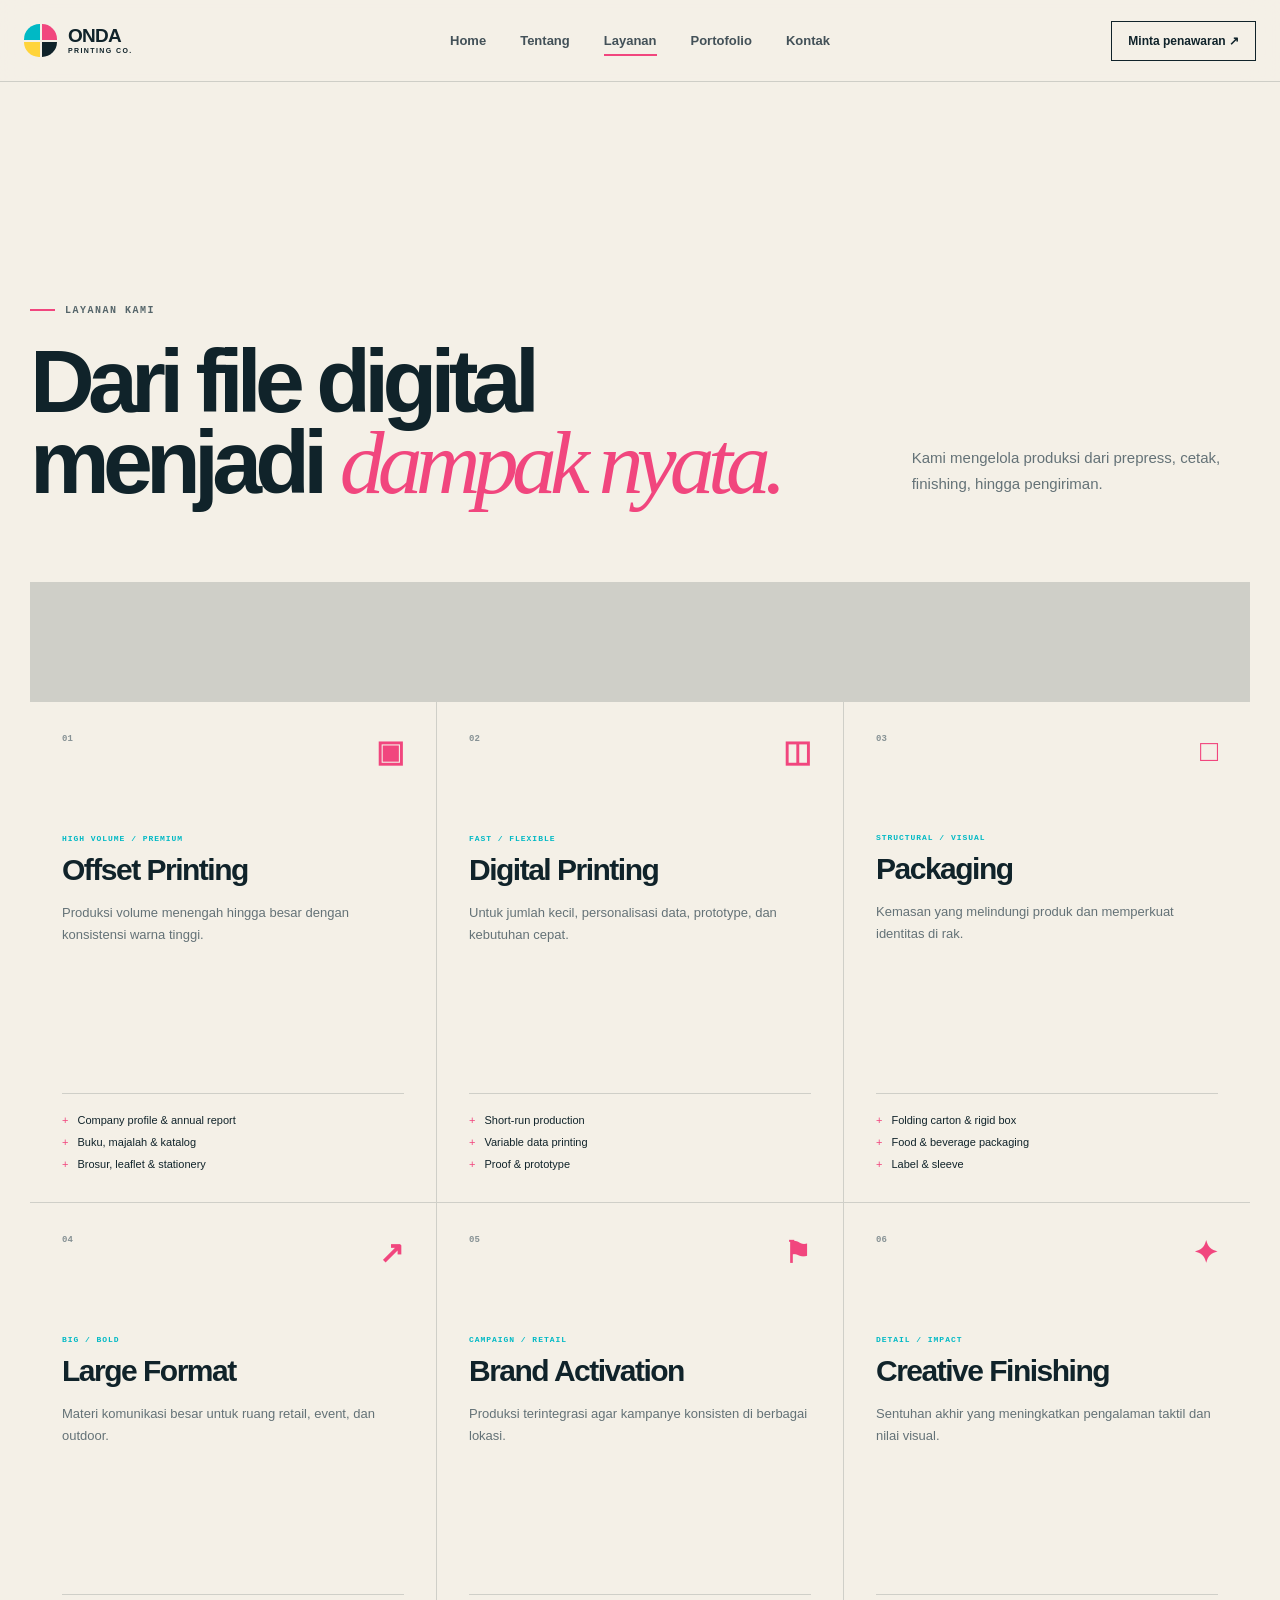
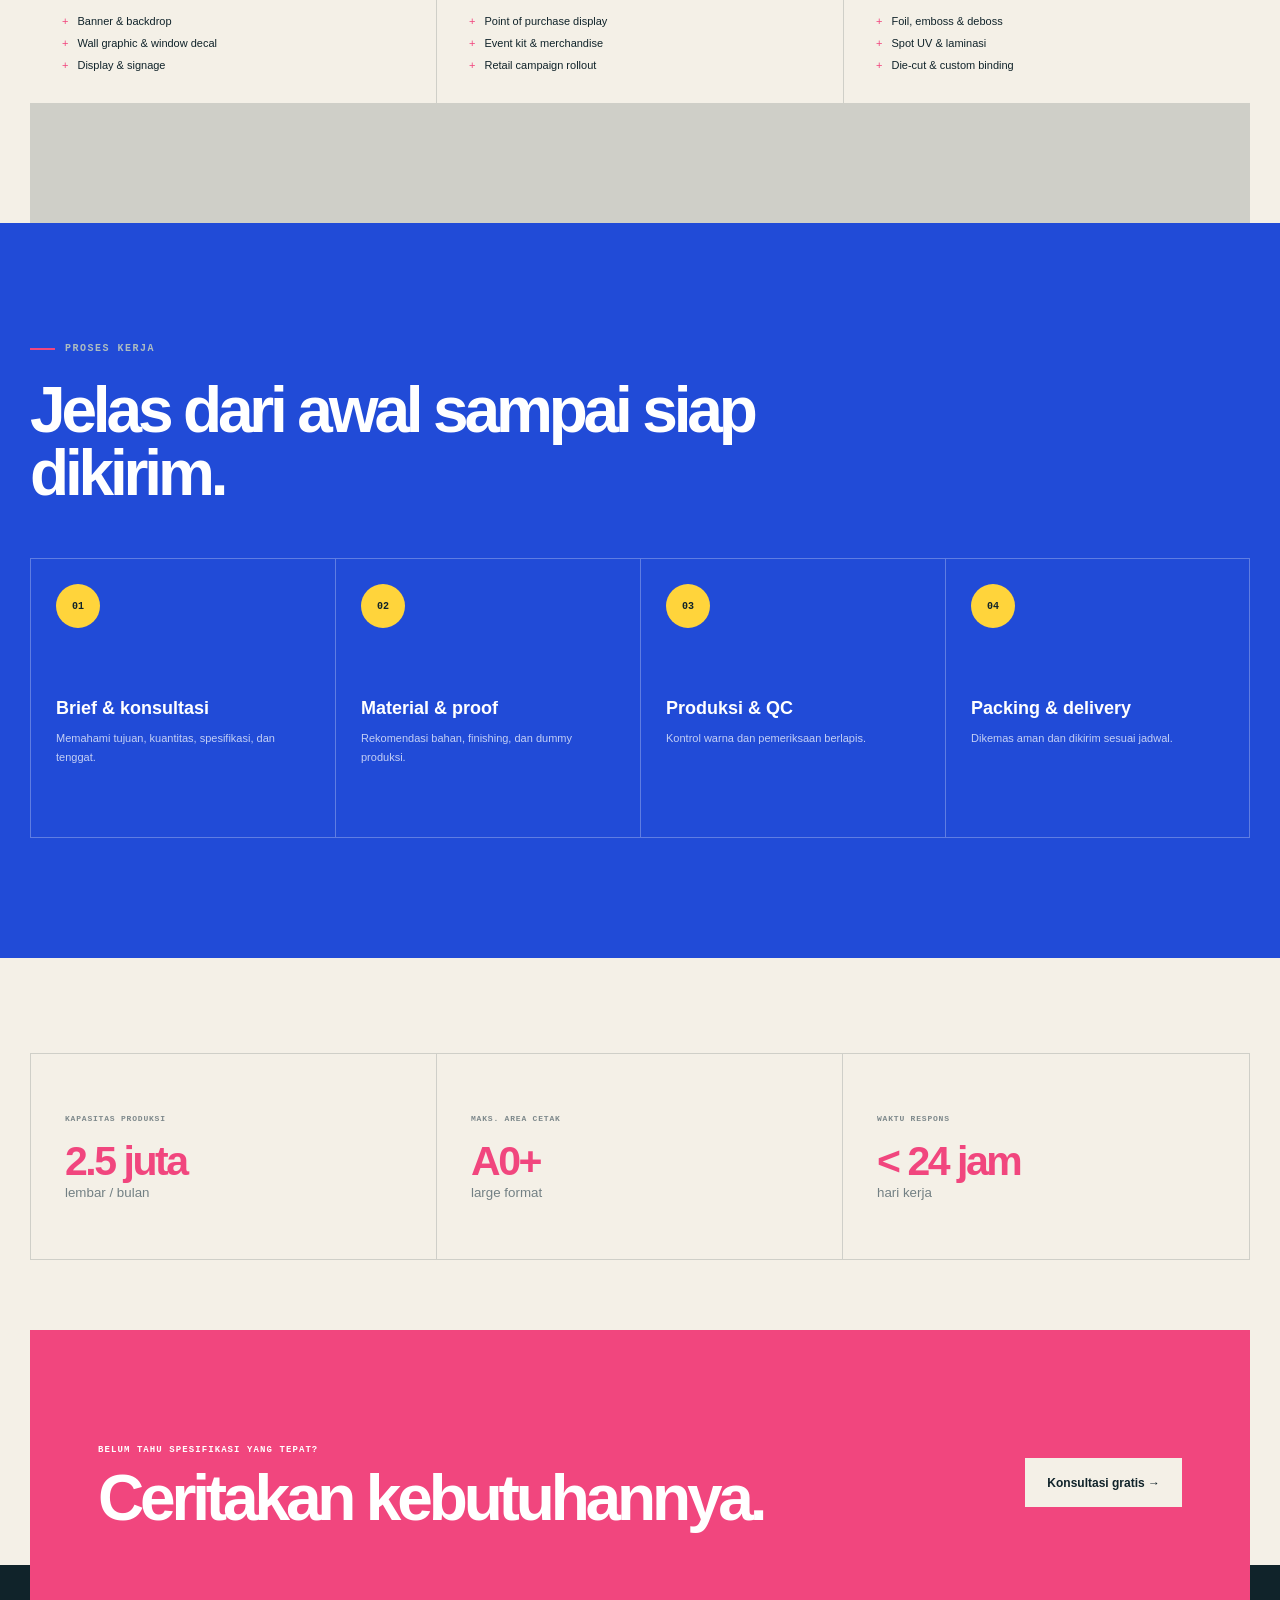
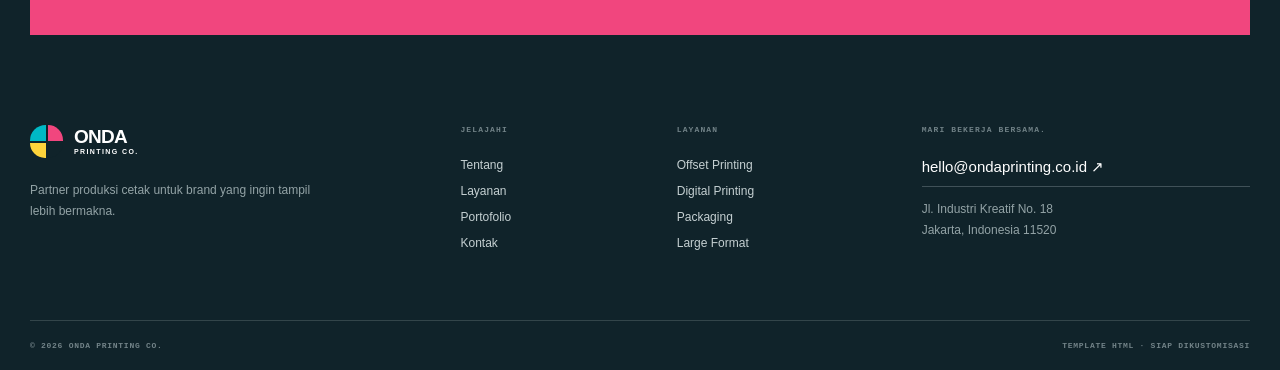
<file: services.html>
<!doctype html>
<html lang="id"><head><meta charset="UTF-8"><meta name="viewport" content="width=device-width,initial-scale=1"><meta name="description" content="Layanan percetakan dan packaging Onda Printing."><title>Layanan — Onda Printing</title><link rel="stylesheet" href="assets/style.css"><script src="assets/script.js" defer></script></head>
<body><header class="site-header"><div class="header-inner"><a class="logo" href="index.html"><span class="logo-mark"><i></i><i></i><i></i><i></i></span><span>ONDA<small>PRINTING CO.</small></span></a><button class="menu-toggle" type="button" aria-label="Buka menu" aria-expanded="false">☰</button><nav class="site-nav"><a href="index.html">Home</a><a href="about.html">Tentang</a><a class="active" href="services.html">Layanan</a><a href="portfolio.html">Portofolio</a><a href="contact.html">Kontak</a></nav><a class="header-cta" href="contact.html">Minta penawaran ↗</a></div></header>
<main><section class="page-hero shell"><div><p class="eyebrow"><span></span> Layanan kami</p><h1>Dari file digital menjadi <em>dampak nyata.</em></h1></div><p>Kami mengelola produksi dari prepress, cetak, finishing, hingga pengiriman.</p></section>
<section class="section shell services-list"><article><div><span>01</span><b>▣</b></div><small>HIGH VOLUME / PREMIUM</small><h2>Offset Printing</h2><p>Produksi volume menengah hingga besar dengan konsistensi warna tinggi.</p><ul><li>Company profile &amp; annual report</li><li>Buku, majalah &amp; katalog</li><li>Brosur, leaflet &amp; stationery</li></ul></article><article><div><span>02</span><b>◫</b></div><small>FAST / FLEXIBLE</small><h2>Digital Printing</h2><p>Untuk jumlah kecil, personalisasi data, prototype, dan kebutuhan cepat.</p><ul><li>Short-run production</li><li>Variable data printing</li><li>Proof &amp; prototype</li></ul></article><article><div><span>03</span><b>□</b></div><small>STRUCTURAL / VISUAL</small><h2>Packaging</h2><p>Kemasan yang melindungi produk dan memperkuat identitas di rak.</p><ul><li>Folding carton &amp; rigid box</li><li>Food &amp; beverage packaging</li><li>Label &amp; sleeve</li></ul></article><article><div><span>04</span><b>↗</b></div><small>BIG / BOLD</small><h2>Large Format</h2><p>Materi komunikasi besar untuk ruang retail, event, dan outdoor.</p><ul><li>Banner &amp; backdrop</li><li>Wall graphic &amp; window decal</li><li>Display &amp; signage</li></ul></article><article><div><span>05</span><b>⚑</b></div><small>CAMPAIGN / RETAIL</small><h2>Brand Activation</h2><p>Produksi terintegrasi agar kampanye konsisten di berbagai lokasi.</p><ul><li>Point of purchase display</li><li>Event kit &amp; merchandise</li><li>Retail campaign rollout</li></ul></article><article><div><span>06</span><b>✦</b></div><small>DETAIL / IMPACT</small><h2>Creative Finishing</h2><p>Sentuhan akhir yang meningkatkan pengalaman taktil dan nilai visual.</p><ul><li>Foil, emboss &amp; deboss</li><li>Spot UV &amp; laminasi</li><li>Die-cut &amp; custom binding</li></ul></article></section>
<section class="process section"><div class="shell"><div class="section-head light"><div><p class="eyebrow"><span></span> Proses kerja</p><h2>Jelas dari awal sampai siap dikirim.</h2></div></div><div class="process-grid"><article><span>01</span><h3>Brief &amp; konsultasi</h3><p>Memahami tujuan, kuantitas, spesifikasi, dan tenggat.</p></article><article><span>02</span><h3>Material &amp; proof</h3><p>Rekomendasi bahan, finishing, dan dummy produksi.</p></article><article><span>03</span><h3>Produksi &amp; QC</h3><p>Kontrol warna dan pemeriksaan berlapis.</p></article><article><span>04</span><h3>Packing &amp; delivery</h3><p>Dikemas aman dan dikirim sesuai jadwal.</p></article></div></div></section>
<section class="capabilities shell"><div><span>Kapasitas produksi</span><strong>2.5 juta</strong><small>lembar / bulan</small></div><div><span>Maks. area cetak</span><strong>A0+</strong><small>large format</small></div><div><span>Waktu respons</span><strong>&lt; 24 jam</strong><small>hari kerja</small></div></section><section class="cta shell"><div><small>Belum tahu spesifikasi yang tepat?</small><h2>Ceritakan kebutuhannya.</h2></div><a class="button cream" href="contact.html">Konsultasi gratis →</a></section></main>
<footer class="footer"><div class="shell footer-grid"><div><a class="logo footer-logo" href="index.html"><span class="logo-mark"><i></i><i></i><i></i><i></i></span><span>ONDA<small>PRINTING CO.</small></span></a><p>Partner produksi cetak untuk brand yang ingin tampil lebih bermakna.</p></div><div><h3>Jelajahi</h3><a href="about.html">Tentang</a><a href="services.html">Layanan</a><a href="portfolio.html">Portofolio</a><a href="contact.html">Kontak</a></div><div><h3>Layanan</h3><a href="services.html">Offset Printing</a><a href="services.html">Digital Printing</a><a href="services.html">Packaging</a><a href="services.html">Large Format</a></div><div><h3>Mari bekerja bersama.</h3><a class="footer-email" href="mailto:hello@ondaprinting.co.id">hello@ondaprinting.co.id ↗</a><p>Jl. Industri Kreatif No. 18<br>Jakarta, Indonesia 11520</p></div></div><div class="shell copyright"><span>© <b data-year>2026</b> Onda Printing Co.</span><span>Template HTML · Siap dikustomisasi</span></div></footer></body></html>
</file>
<file: assets/style.css>
:root{--ink:#10232a;--cream:#f4f0e7;--paper:#fffdf7;--cyan:#00b9c5;--magenta:#f1467e;--yellow:#ffd43b;--blue:#214bd7;--line:rgba(16,35,42,.16);--muted:#647277}*{box-sizing:border-box}html{scroll-behavior:smooth}body{margin:0;background:var(--cream);color:var(--ink);font-family:Arial,Helvetica,sans-serif;-webkit-font-smoothing:antialiased}a{color:inherit;text-decoration:none}button,input,select,textarea{font:inherit}.shell{width:min(1220px,calc(100% - 48px));margin:auto}.site-header{position:sticky;top:0;z-index:50;height:82px;border-bottom:1px solid var(--line);background:rgba(244,240,231,.94);backdrop-filter:blur(16px)}.header-inner{width:min(1320px,calc(100% - 48px));height:100%;margin:auto;display:grid;grid-template-columns:1fr auto 1fr;align-items:center;gap:32px}.logo{display:inline-flex;align-items:center;gap:11px;justify-self:start;font-size:19px;font-weight:900;line-height:.9;letter-spacing:-.04em}.logo>span:last-child{display:grid;gap:4px}.logo small{font-size:7px;letter-spacing:.2em}.logo-mark{width:33px;height:33px;display:grid;grid-template:1fr 1fr/1fr 1fr;gap:2px}.logo-mark i{background:var(--cyan);border-radius:100% 0 0}.logo-mark i:nth-child(2){background:var(--magenta);border-radius:0 100% 0 0}.logo-mark i:nth-child(3){background:var(--yellow);border-radius:0 0 0 100%}.logo-mark i:nth-child(4){background:var(--ink);border-radius:0 0 100%}.site-nav{display:flex;gap:34px}.site-nav a{position:relative;padding:31px 0;color:#435158;font-size:13px;font-weight:700}.site-nav a:after{content:"";position:absolute;right:0;bottom:23px;left:0;height:2px;background:var(--magenta);transform:scaleX(0);transition:.2s}.site-nav a:hover:after,.site-nav a.active:after{transform:scaleX(1)}.header-cta{justify-self:end;padding:12px 16px;border:1px solid var(--ink);font-size:12px;font-weight:800}.header-cta:hover{background:var(--ink);color:#fff}.menu-toggle{display:none;border:0;background:transparent;font-size:22px}.hero{min-height:720px;display:grid;grid-template-columns:.95fr 1.05fr;align-items:center;gap:60px;padding-top:76px;padding-bottom:84px}.eyebrow{display:flex;align-items:center;gap:10px;margin:0 0 25px;color:#55656a;font-family:monospace;font-size:10px;font-weight:800;letter-spacing:.15em;text-transform:uppercase}.eyebrow span{width:25px;height:2px;background:var(--magenta)}h1{margin:0;font-size:clamp(54px,6.4vw,92px);font-weight:900;line-height:.91;letter-spacing:-.075em}.hero h1 em{color:var(--magenta);font-family:Georgia,serif;font-weight:400}.lead{max-width:570px;margin:32px 0 0;color:#526268;font-size:17px;line-height:1.7}.hero-actions{display:flex;align-items:center;gap:28px;margin-top:36px}.button{min-height:49px;display:inline-flex;align-items:center;justify-content:center;padding:0 22px;font-size:12px;font-weight:800}.button.dark{background:var(--ink);color:#fff}.button.dark:hover{background:var(--magenta)}.text-link{padding-bottom:4px;border-bottom:1px solid;font-size:12px;font-weight:800}.stats{display:flex;gap:36px;margin-top:55px}.stats div{display:grid;gap:5px}.stats strong{font-size:24px;letter-spacing:-.05em}.stats span{color:#6e7a7d;font-size:8px;letter-spacing:.08em;text-transform:uppercase}.print-collage{position:relative;min-height:520px;overflow:hidden;background:var(--cyan);box-shadow:18px 18px 0 var(--ink)}.print-collage:before{content:"";position:absolute;inset:0;opacity:.22;background-image:linear-gradient(#fff 1px,transparent 1px),linear-gradient(90deg,#fff 1px,transparent 1px);background-size:46px 46px}.badge{position:absolute;z-index:4;top:25px;right:24px;width:76px;height:76px;display:grid;place-items:center;border-radius:50%;background:var(--yellow);font:900 9px/1.2 monospace;text-align:center;transform:rotate(11deg)}.art-note{position:absolute;z-index:3;top:42px;left:35px;color:white;font:500 16px/1.1 monospace}.art-note b{font-size:23px}.sheet{position:absolute;z-index:3;display:grid;padding:26px;box-shadow:0 23px 45px rgba(13,37,44,.23)}.sheet-a{width:235px;height:290px;top:122px;left:54px;align-content:end;background:var(--paper);transform:rotate(-8deg)}.sheet-a:before{content:"";position:absolute;top:30px;left:30px;width:76px;height:76px;border-radius:50%;background:conic-gradient(var(--magenta) 0 25%,var(--yellow) 0 50%,var(--cyan) 0 75%,var(--ink) 0)}.sheet-a span{font:700 10px monospace;letter-spacing:.15em}.sheet-a b{color:var(--magenta);font-size:29px;letter-spacing:-.07em}.sheet-b{width:205px;height:250px;right:55px;bottom:50px;grid-template-columns:repeat(3,1fr);align-content:start;padding:30px;background:var(--magenta);transform:rotate(8deg)}.sheet-b i{height:78px;background:var(--cyan);border-radius:50% 50% 0 0}.sheet-b i:nth-child(2){background:var(--yellow);border-radius:0}.sheet-b i:nth-child(3){background:#fff;border-radius:0 0 50% 50%}.sheet-b small{grid-column:1/-1;margin-top:55px;color:white;font:700 12px monospace}.box{position:absolute;z-index:5;width:170px;height:150px;right:155px;top:145px;display:grid;align-content:center;padding:19px;background:var(--yellow);box-shadow:12px 14px 0 rgba(16,35,42,.17);transform:rotate(-2deg)}.box b{font-size:29px;letter-spacing:-.08em}.box small{margin-top:24px;font:700 8px/1.3 monospace}.ticker{overflow:hidden;padding:16px 0;border-block:1px solid var(--ink);background:var(--yellow);white-space:nowrap}.ticker span{display:block;width:max-content;font:800 11px monospace;letter-spacing:.08em;animation:ticker 25s linear infinite}@keyframes ticker{to{transform:translateX(-45%)}}
@media(max-width:900px){.header-inner{width:calc(100% - 32px);grid-template-columns:1fr auto}.menu-toggle{display:block}.header-cta{display:none}.site-nav{position:absolute;top:81px;right:0;left:0;display:none;padding:12px 20px 22px;background:var(--cream);border-bottom:1px solid var(--line)}.site-nav.open{display:grid}.site-nav a{padding:14px 4px;border-bottom:1px solid var(--line)}.site-nav a:after{display:none}.hero{grid-template-columns:1fr}.print-collage{width:min(100%,680px)}}
@media(max-width:600px){.shell{width:calc(100% - 24px)}.site-header{height:70px}.site-nav{top:69px}.hero{min-height:0;gap:50px;padding-top:52px;padding-bottom:62px}.hero h1{font-size:clamp(48px,15vw,67px)}.lead{font-size:15px}.hero-actions{align-items:flex-start;flex-direction:column;gap:20px}.stats{gap:18px}.stats strong{font-size:21px}.stats span{font-size:7px}.print-collage{min-height:430px;box-shadow:8px 9px 0 var(--ink)}.sheet-a{width:180px;height:230px;left:25px;top:118px}.sheet-b{width:160px;height:200px;right:24px}.box{width:135px;height:120px;right:74px;top:146px}.badge{width:62px;height:62px}}

/* Shared sections */
.section{padding-top:120px;padding-bottom:120px}.section-head{display:flex;align-items:end;justify-content:space-between;gap:50px;margin-bottom:54px}.section-head h2,.quality h2,.story h2,.contact-layout h2{max-width:760px;margin:0;font-size:clamp(39px,5vw,66px);line-height:.98;letter-spacing:-.065em}.section-head>p{max-width:380px;margin:0;color:var(--muted);font-size:14px;line-height:1.7}.section-head.light h2{color:#fff}.section-head.light .eyebrow{color:#aebdc0}.section-head.light>p{color:#9cadb0}.service-grid{display:grid;grid-template-columns:repeat(3,1fr);border:1px solid var(--line);border-right:0}.service-grid article{min-height:340px;display:flex;flex-direction:column;padding:30px;border-right:1px solid var(--line)}.service-grid article>span{font:700 9px monospace;color:#839093}.service-grid article>b{align-self:flex-end;color:var(--magenta);font-size:30px}.service-grid h3{margin:auto 0 12px;font-size:26px;letter-spacing:-.04em}.service-grid p{margin:0;color:var(--muted);font-size:13px;line-height:1.7}.service-grid article>a{width:38px;height:38px;display:grid;place-items:center;align-self:flex-end;margin-top:24px;border:1px solid;border-radius:50%}.service-grid article:hover{background:var(--paper)}.service-grid article:hover>a{background:var(--ink);color:#fff}.project-section{background:var(--ink);color:#fff}.home-projects{display:grid;grid-template-columns:1.35fr .75fr;gap:28px}.home-project{display:block}.home-project.large{grid-row:span 2}.home-project .art{min-height:275px;margin-bottom:18px}.home-project.large .art{min-height:650px}.home-project>small,.project-card>small{color:#92a3a6;font:700 8px monospace;letter-spacing:.1em;text-transform:uppercase}.home-project h3{margin:7px 0 0;font-size:24px}.art{position:relative;overflow:hidden}.packaging{background:var(--yellow)}.pack-one,.pack-two{position:absolute;display:grid;padding:25px;box-shadow:15px 17px 0 rgba(16,35,42,.18)}.pack-one{width:32%;height:60%;left:18%;bottom:15%;align-content:space-between;background:var(--magenta);color:#fff;transform:rotate(-5deg);font-size:clamp(24px,3vw,47px);font-weight:900;letter-spacing:-.08em}.pack-one small{font:700 7px monospace;letter-spacing:.12em}.pack-two{width:42%;height:39%;right:13%;top:25%;grid-template-columns:auto 1fr;align-items:end;gap:17px;background:var(--ink);color:#fff;transform:rotate(7deg)}.pack-two b{color:var(--cyan);font-size:56px;line-height:.8}.pack-two span{font:700 9px/1.4 monospace}.editorial{background:var(--cyan)}.editorial>div{position:absolute;width:47%;height:76%;display:grid;padding:20px;box-shadow:10px 12px 0 rgba(16,35,42,.15)}.editorial>div:first-child{top:12%;left:13%;place-items:center;background:var(--yellow);color:var(--ink);font-size:28px;font-weight:900;transform:rotate(-8deg)}.editorial>div:last-child{right:13%;bottom:10%;align-content:space-between;background:var(--paper);color:var(--ink);transform:rotate(7deg)}.editorial b{font-size:25px;line-height:.85;letter-spacing:-.06em}.editorial small{font:700 6px monospace}.retail{background:var(--magenta)}.retail>div{position:absolute;inset:14% 22%;display:grid;grid-template-columns:auto 1fr;align-items:center;gap:16px;padding:22px;background:var(--ink);box-shadow:10px 10px 0 var(--yellow);transform:rotate(-4deg)}.retail b{color:var(--yellow);font-size:75px}.retail span{font-size:17px;font-weight:900;line-height:.9}.quality{display:grid;grid-template-columns:1fr .92fr;align-items:center;gap:95px}.quality-art{position:relative;min-height:510px;overflow:hidden;background:var(--blue)}.quality-art:before{content:"";position:absolute;width:270px;height:270px;right:-65px;top:-55px;border:45px solid var(--magenta);border-radius:50%}.qc-card{position:absolute;width:48%;height:62%;left:12%;top:17%;display:grid;align-content:space-between;padding:28px;background:var(--paper);box-shadow:15px 17px 0 var(--ink);transform:rotate(-7deg)}.qc-card b{font-size:36px;line-height:.87;letter-spacing:-.07em}.qc-card span{display:grid;grid-template-columns:repeat(4,1fr);gap:3px}.qc-card i{height:11px;background:var(--cyan)}.qc-card i:nth-child(2){background:var(--magenta)}.qc-card i:nth-child(3){background:var(--yellow)}.qc-card i:nth-child(4){background:var(--ink)}.qc-seal{position:absolute;z-index:2;right:7%;bottom:11%;width:175px;height:175px;display:grid;place-content:center;border:22px solid var(--yellow);border-radius:50%;background:var(--magenta);color:#fff;text-align:center;font-size:30px;font-weight:900;transform:rotate(6deg)}.qc-seal small{display:block;font:700 7px monospace}.quality>div:last-child>p:not(.eyebrow){color:var(--muted);font-size:14px;line-height:1.75}.quality ul{display:grid;gap:12px;margin:25px 0 32px;padding:0;list-style:none;font-size:13px}.quality li::first-letter{color:var(--magenta)}.cta{min-height:305px;display:flex;align-items:center;justify-content:space-between;gap:40px;padding:55px 68px;background:var(--magenta);color:#fff;transform:translateY(70px)}.cta small{font:700 9px monospace;letter-spacing:.12em;text-transform:uppercase}.cta h2{margin:12px 0 0;font-size:clamp(39px,5vw,68px);line-height:.95;letter-spacing:-.065em}.button.cream{background:var(--cream);color:var(--ink)}.footer{padding-top:160px;background:var(--ink);color:#fff}.footer.plain{padding-top:80px}.footer-grid{display:grid;grid-template-columns:1.35fr .6fr .7fr 1.15fr;gap:45px;padding-bottom:70px}.footer-grid>div{display:grid;align-content:start;gap:12px}.footer-logo{margin-bottom:10px}.footer p{max-width:290px;margin:0;color:#93a3a6;font-size:12px;line-height:1.7}.footer h3{margin:0 0 12px;color:#718287;font:700 8px monospace;letter-spacing:.14em;text-transform:uppercase}.footer-grid>div>a:not(.logo){color:#c5d0d2;font-size:12px}.footer-grid>div>a:hover{color:var(--yellow)}.footer-email{padding-bottom:10px;border-bottom:1px solid #405158;font-size:15px!important;color:#fff!important}.copyright{display:flex;justify-content:space-between;padding-top:20px;padding-bottom:20px;border-top:1px solid #33454a;color:#728388;font:700 8px monospace;letter-spacing:.09em;text-transform:uppercase}

/* Inner pages */
.page-hero{min-height:500px;display:grid;grid-template-columns:1.55fr .65fr;align-items:end;gap:75px;padding-top:95px;padding-bottom:78px}.page-hero h1{font-size:clamp(57px,7vw,101px)}.page-hero h1 em{color:var(--magenta);font-family:Georgia,serif;font-weight:400}.page-hero>p{margin:0 0 7px;color:var(--muted);font-size:15px;line-height:1.75}.story{display:grid;grid-template-columns:1fr .9fr;align-items:center;gap:105px;border-top:1px solid var(--line)}.story-art{position:relative;min-height:570px;overflow:hidden;background:var(--yellow)}.story-art:before{content:"";position:absolute;inset:0;background-image:radial-gradient(rgba(16,35,42,.23) 1px,transparent 1px);background-size:18px 18px}.year-sheet,.purpose-sheet{position:absolute;display:grid;padding:27px;box-shadow:15px 18px 0 rgba(16,35,42,.18)}.year-sheet{width:41%;height:58%;top:17%;left:11%;align-content:space-between;background:var(--cyan);color:#fff;font-size:52px;font-weight:900;letter-spacing:-.08em;transform:rotate(-8deg)}.year-sheet small{font:700 7px monospace}.purpose-sheet{width:44%;height:65%;right:11%;bottom:10%;align-content:space-between;background:var(--ink);color:#fff;transform:rotate(7deg)}.purpose-sheet b{color:var(--yellow);font-size:34px;line-height:.86;letter-spacing:-.06em}.purpose-sheet span{display:grid;grid-template-columns:repeat(4,1fr)}.purpose-sheet i{height:12px;background:var(--cyan)}.purpose-sheet i:nth-child(2){background:var(--magenta)}.purpose-sheet i:nth-child(3){background:var(--yellow)}.purpose-sheet i:nth-child(4){background:#fff}.story-seal{position:absolute;z-index:2;right:29%;bottom:6%;width:135px;height:135px;display:grid;place-content:center;border-radius:50%;background:var(--magenta);color:#fff;text-align:center;font-size:38px;font-weight:900;transform:rotate(-6deg)}.story-seal small{display:block;max-width:65px;font:700 7px monospace}.story>div:last-child>p:not(.eyebrow){color:var(--muted);font-size:14px;line-height:1.8}.number-band{background:var(--cyan);color:#fff}.number-band>.shell{display:grid;grid-template-columns:repeat(4,1fr)}.number-band .shell>div{min-height:200px;display:grid;align-content:center;padding:25px;border-right:1px solid rgba(255,255,255,.3)}.number-band .shell>div:first-child{border-left:1px solid rgba(255,255,255,.3)}.number-band strong{font-size:49px;letter-spacing:-.06em}.number-band span{font:700 8px monospace;letter-spacing:.1em;text-transform:uppercase}.value-grid{display:grid;grid-template-columns:repeat(4,1fr);border:1px solid var(--line);border-right:0}.value-grid article{min-height:330px;display:flex;flex-direction:column;padding:28px;border-right:1px solid var(--line)}.value-grid article>span{font:700 9px monospace;color:#879295}.value-grid article>b{margin-top:45px;color:var(--magenta);font-size:29px}.value-grid h3{margin:auto 0 11px;font-size:22px}.value-grid p{margin:0;color:var(--muted);font-size:12px;line-height:1.7}.timeline-section,.process{background:var(--ink);color:#fff}.timeline article{display:grid;grid-template-columns:.35fr .65fr 1fr;align-items:start;gap:50px;padding:35px 0;border-top:1px solid #405158}.timeline article:last-child{border-bottom:1px solid #405158}.timeline strong{color:var(--yellow);font-size:37px}.timeline h3{margin:5px 0 0;font-size:21px}.timeline p{margin:7px 0 0;color:#9bacb0;font-size:12px;line-height:1.7}.services-list{display:grid;grid-template-columns:repeat(3,1fr);gap:1px;background:var(--line);padding-left:0;padding-right:0}.services-list article{min-height:500px;display:flex;flex-direction:column;padding:32px;background:var(--cream)}.services-list article>div{display:flex;justify-content:space-between}.services-list article>div span{font:700 9px monospace;color:#879295}.services-list article>div b{color:var(--magenta);font-size:30px}.services-list article>small{margin-top:65px;color:var(--cyan);font:800 8px monospace;letter-spacing:.12em}.services-list h2{margin:10px 0 15px;font-size:30px;letter-spacing:-.05em}.services-list p{margin:0;color:var(--muted);font-size:13px;line-height:1.7}.services-list ul{display:grid;gap:10px;margin:auto 0 0;padding:20px 0 0;border-top:1px solid var(--line);list-style:none;font-size:11px}.services-list li:before{content:"+";margin-right:9px;color:var(--magenta)}.process{background:var(--blue)}.process-grid{display:grid;grid-template-columns:repeat(4,1fr)}.process-grid article{min-height:280px;padding:25px;border:1px solid rgba(255,255,255,.28);border-right:0}.process-grid article:last-child{border-right:1px solid rgba(255,255,255,.28)}.process-grid span{width:44px;height:44px;display:grid;place-items:center;border-radius:50%;background:var(--yellow);color:var(--ink);font:800 10px monospace}.process-grid h3{margin:70px 0 10px;font-size:18px}.process-grid p{margin:0;color:#c4cff5;font-size:11px;line-height:1.65}.capabilities{display:grid;grid-template-columns:repeat(3,1fr);margin-top:95px;border:1px solid var(--line)}.capabilities div{min-height:205px;display:grid;align-content:center;padding:34px;border-right:1px solid var(--line)}.capabilities div:last-child{border:0}.capabilities span{margin-bottom:15px;color:#7d888b;font:700 8px monospace;letter-spacing:.1em;text-transform:uppercase}.capabilities strong{color:var(--magenta);font-size:41px;letter-spacing:-.06em}.capabilities small{color:#738084}.portfolio-content{border-top:1px solid var(--line)}.filters{display:flex;flex-wrap:wrap;gap:8px;margin-bottom:44px}.filters button{padding:10px 16px;border:1px solid var(--line);background:transparent;color:var(--muted);font-size:11px;cursor:pointer}.filters button.active,.filters button:hover{background:var(--ink);color:#fff}.portfolio-grid{display:grid;grid-template-columns:1fr 1fr;gap:55px 28px}.project-card.is-hidden{display:none}.project-card .art{min-height:515px;margin-bottom:18px}.project-card h2{margin:7px 0 0;font-size:27px;letter-spacing:-.04em}.project-card p{margin:6px 0 0;color:var(--muted);font-size:11px}.labels{background:#e5e4dd}.roll{position:absolute;width:55%;height:55%;left:8%;top:10%;display:grid;place-items:center;border:42px solid var(--paper);border-radius:50%;background:var(--cyan);color:#fff;font:800 11px monospace;transform:rotate(-15deg);box-shadow:13px 15px 0 rgba(16,35,42,.16)}.label-card{position:absolute;width:40%;height:45%;right:12%;bottom:10%;display:grid;grid-template-columns:auto 1fr;align-items:end;gap:14px;padding:24px;background:var(--yellow);box-shadow:12px 14px 0 rgba(16,35,42,.16);transform:rotate(8deg)}.label-card b{color:var(--magenta);font-size:60px}.label-card span{font:800 8px/1.4 monospace}.stationery{background:var(--magenta)}.letter{position:absolute;width:56%;height:72%;top:10%;left:14%;display:grid;align-content:start;padding:32px;background:var(--paper);box-shadow:12px 15px 0 rgba(16,35,42,.16);transform:rotate(-5deg)}.letter b{font-size:34px}.letter small{font:700 7px monospace}.card{position:absolute;width:47%;height:33%;right:10%;bottom:12%;display:flex;align-items:center;justify-content:space-between;padding:23px;background:var(--ink);color:var(--yellow);font-size:63px;font-weight:900;box-shadow:10px 12px 0 rgba(255,212,59,.5);transform:rotate(7deg)}.card small{color:#fff;font:700 7px/1.4 monospace}.annual{background:var(--blue)}.annual>div{position:absolute;width:46%;height:72%;display:grid;padding:27px;box-shadow:12px 15px 0 rgba(16,35,42,.18)}.annual>div:first-child{left:14%;top:12%;align-content:end;background:var(--yellow);font-size:52px;font-weight:900;transform:rotate(-8deg)}.annual>div:last-child{right:15%;bottom:9%;align-content:space-between;background:var(--ink);color:#fff;transform:rotate(8deg)}.annual b{color:var(--cyan);font-size:31px;line-height:.86}.annual small{font:700 7px monospace}.contact-layout{display:grid;grid-template-columns:.75fr 1.2fr;gap:95px;border-top:1px solid var(--line)}.contact-layout h2{font-size:43px}.contact-list{display:grid;margin-top:42px;border-top:1px solid var(--line)}.contact-list>*{display:flex;gap:16px;padding:19px 0;border-bottom:1px solid var(--line);font-size:12px;line-height:1.6}.contact-list>* >b{color:var(--magenta);font-size:18px}.contact-list span{display:grid;gap:4px}.contact-list small{color:#788588;font:700 8px monospace;letter-spacing:.1em;text-transform:uppercase}.map{position:relative;height:240px;margin-top:32px;overflow:hidden;background-color:#d8ddd5;background-image:linear-gradient(12deg,transparent 47%,rgba(16,35,42,.15) 48% 51%,transparent 52%),linear-gradient(102deg,transparent 47%,rgba(16,35,42,.15) 48% 51%,transparent 52%);background-size:75px 75px}.map>span{position:absolute;left:53%;top:43%;display:grid;justify-items:center;font:800 9px monospace}.map>span i{width:33px;height:33px;margin-bottom:6px;border:8px solid var(--magenta);border-radius:50% 50% 50% 0;background:var(--yellow);transform:rotate(-45deg)}.map>small{position:absolute;right:13px;bottom:11px;font:700 7px monospace}.form-wrap{padding:44px;background:var(--paper);box-shadow:10px 12px 0 var(--ink)}#contact-form{display:grid;gap:19px;margin-top:36px}.form-row{display:grid;grid-template-columns:1fr 1fr;gap:17px}#contact-form label{display:grid;gap:7px}#contact-form label>span{color:#687477;font:700 8px monospace;letter-spacing:.1em;text-transform:uppercase}#contact-form input,#contact-form select,#contact-form textarea{width:100%;padding:14px 0;border:0;border-bottom:1px solid #bdc4c2;outline:0;background:transparent;color:var(--ink);font-size:13px}#contact-form textarea{padding:12px;border:1px solid #bdc4c2;resize:vertical}#contact-form input:focus,#contact-form select:focus,#contact-form textarea:focus{border-color:var(--magenta)}#contact-form button{justify-self:start;border:0;cursor:pointer}.form-success{min-height:440px;align-content:center}.form-success:not([hidden]){display:grid}.form-success>b{width:46px;height:46px;display:grid;place-items:center;margin-bottom:25px;border-radius:50%;background:var(--cyan);color:#fff;font-size:24px}.form-success p{max-width:390px;color:var(--muted);line-height:1.7}.form-success button{justify-self:start;padding:0 0 4px;border:0;border-bottom:1px solid;background:transparent;font-size:11px;font-weight:800;cursor:pointer}

@media(max-width:900px){.section-head{align-items:start;flex-direction:column;gap:24px}.service-grid{grid-template-columns:1fr}.service-grid article{min-height:260px}.home-projects{grid-template-columns:1fr}.home-project.large{grid-row:auto}.home-project.large .art{min-height:520px}.quality,.story,.contact-layout{grid-template-columns:1fr;gap:60px}.quality-art{order:2}.footer-grid{grid-template-columns:1.3fr .7fr .8fr}.footer-grid>div:last-child{grid-column:1/-1}.page-hero{grid-template-columns:1fr;gap:30px}.number-band>.shell,.value-grid{grid-template-columns:1fr 1fr}.services-list{grid-template-columns:1fr 1fr}.process-grid{grid-template-columns:1fr 1fr}.portfolio-grid{grid-template-columns:1fr}.project-card .art{min-height:500px}}
@media(max-width:600px){.section{padding-top:80px;padding-bottom:80px}.section-head h2,.quality h2,.story h2{font-size:42px}.home-project .art,.home-project.large .art{min-height:385px}.quality-art,.story-art{min-height:405px}.qc-card{width:58%}.qc-seal{width:140px;height:140px;border-width:18px}.cta{min-height:350px;align-items:start;flex-direction:column;justify-content:center;padding:38px 27px}.cta h2{font-size:47px}.footer-grid{grid-template-columns:1fr 1fr}.footer-grid>div:first-child,.footer-grid>div:last-child{grid-column:1/-1}.copyright{align-items:start;flex-direction:column;gap:8px}.page-hero{min-height:440px;padding-top:62px;padding-bottom:58px}.page-hero h1{font-size:53px}.year-sheet{width:47%}.purpose-sheet{width:50%}.purpose-sheet b{font-size:26px}.story-seal{width:103px;height:103px;font-size:28px}.number-band>.shell{grid-template-columns:1fr 1fr}.number-band .shell>div{min-height:145px;padding:16px}.number-band strong{font-size:35px}.value-grid,.services-list,.process-grid,.capabilities{grid-template-columns:1fr}.timeline article{grid-template-columns:1fr;gap:8px}.services-list article{min-height:450px}.capabilities div{min-height:155px;border-right:0;border-bottom:1px solid var(--line)}.portfolio-grid{gap-bottom:40px}.project-card .art{min-height:385px}.roll{border-width:27px}.card{font-size:47px}.form-wrap{padding:27px 19px;box-shadow:6px 7px 0 var(--ink)}.form-row{grid-template-columns:1fr}}
</file>
